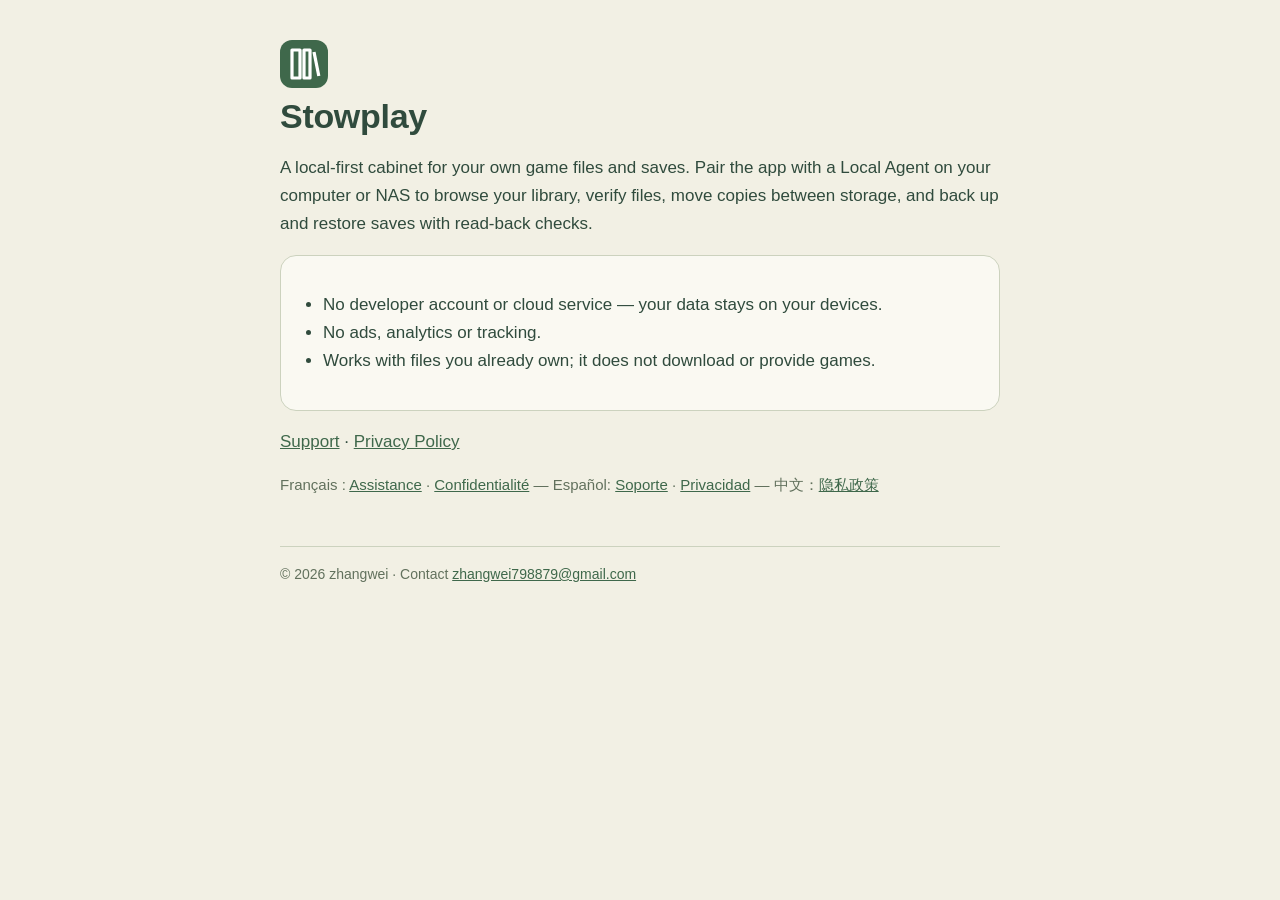
<file: index.html>
<!doctype html>
<html lang="en">
<head>
<meta charset="utf-8">
<meta name="viewport" content="width=device-width,initial-scale=1">
<title>Stowplay</title>
<meta name="description" content="Stowplay: a local-first cabinet for your own game files and saves, working with a Local Agent on your computer or NAS.">
<link rel="stylesheet" href="style.css">
</head>
<body><main>
<header>
<svg width="48" height="48" viewBox="0 0 24 24" aria-hidden="true"><rect width="24" height="24" rx="6" fill="#3F684B"/><path d="M6 5h4v14H6z M12 5h3v14h-3z M17 6l2.4 12" fill="none" stroke="#fff" stroke-width="1.6" stroke-linejoin="round"/></svg>
</header>
<h1>Stowplay</h1>
<p>A local-first cabinet for your own game files and saves. Pair the app with a Local Agent on your computer or NAS to browse your library, verify files, move copies between storage, and back up and restore saves with read-back checks.</p>
<div class="card">
<ul>
<li>No developer account or cloud service — your data stays on your devices.</li>
<li>No ads, analytics or tracking.</li>
<li>Works with files you already own; it does not download or provide games.</li>
</ul>
</div>
<p><a href="support.html">Support</a> · <a href="privacy.html">Privacy Policy</a></p>
<p class="muted">Français : <a href="support-fr.html">Assistance</a> · <a href="privacy-fr.html">Confidentialité</a> — Español: <a href="support-es.html">Soporte</a> · <a href="privacy-es.html">Privacidad</a> — 中文：<a href="privacy-zh.html">隐私政策</a></p>
<footer>© 2026 zhangwei · Contact <a href="mailto:zhangwei798879@gmail.com">zhangwei798879@gmail.com</a></footer>
</main></body>
</html>
</file>
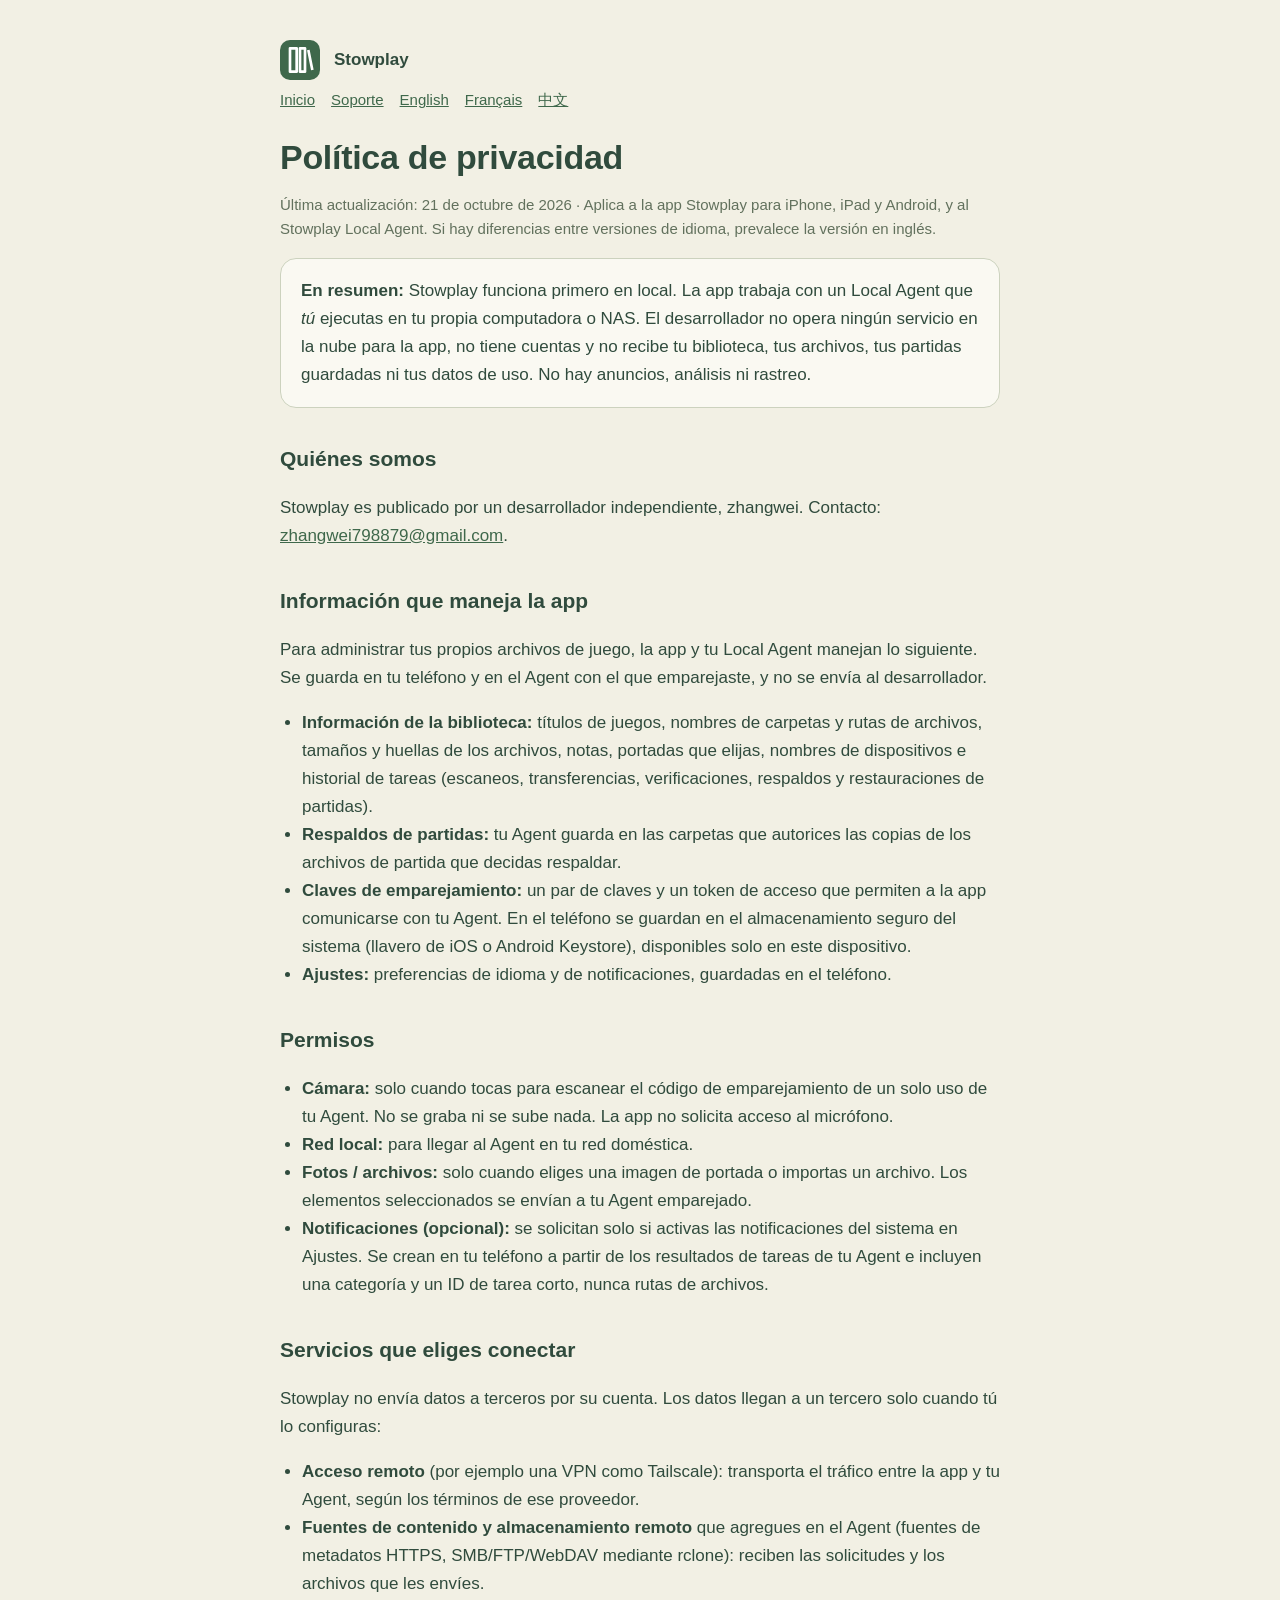
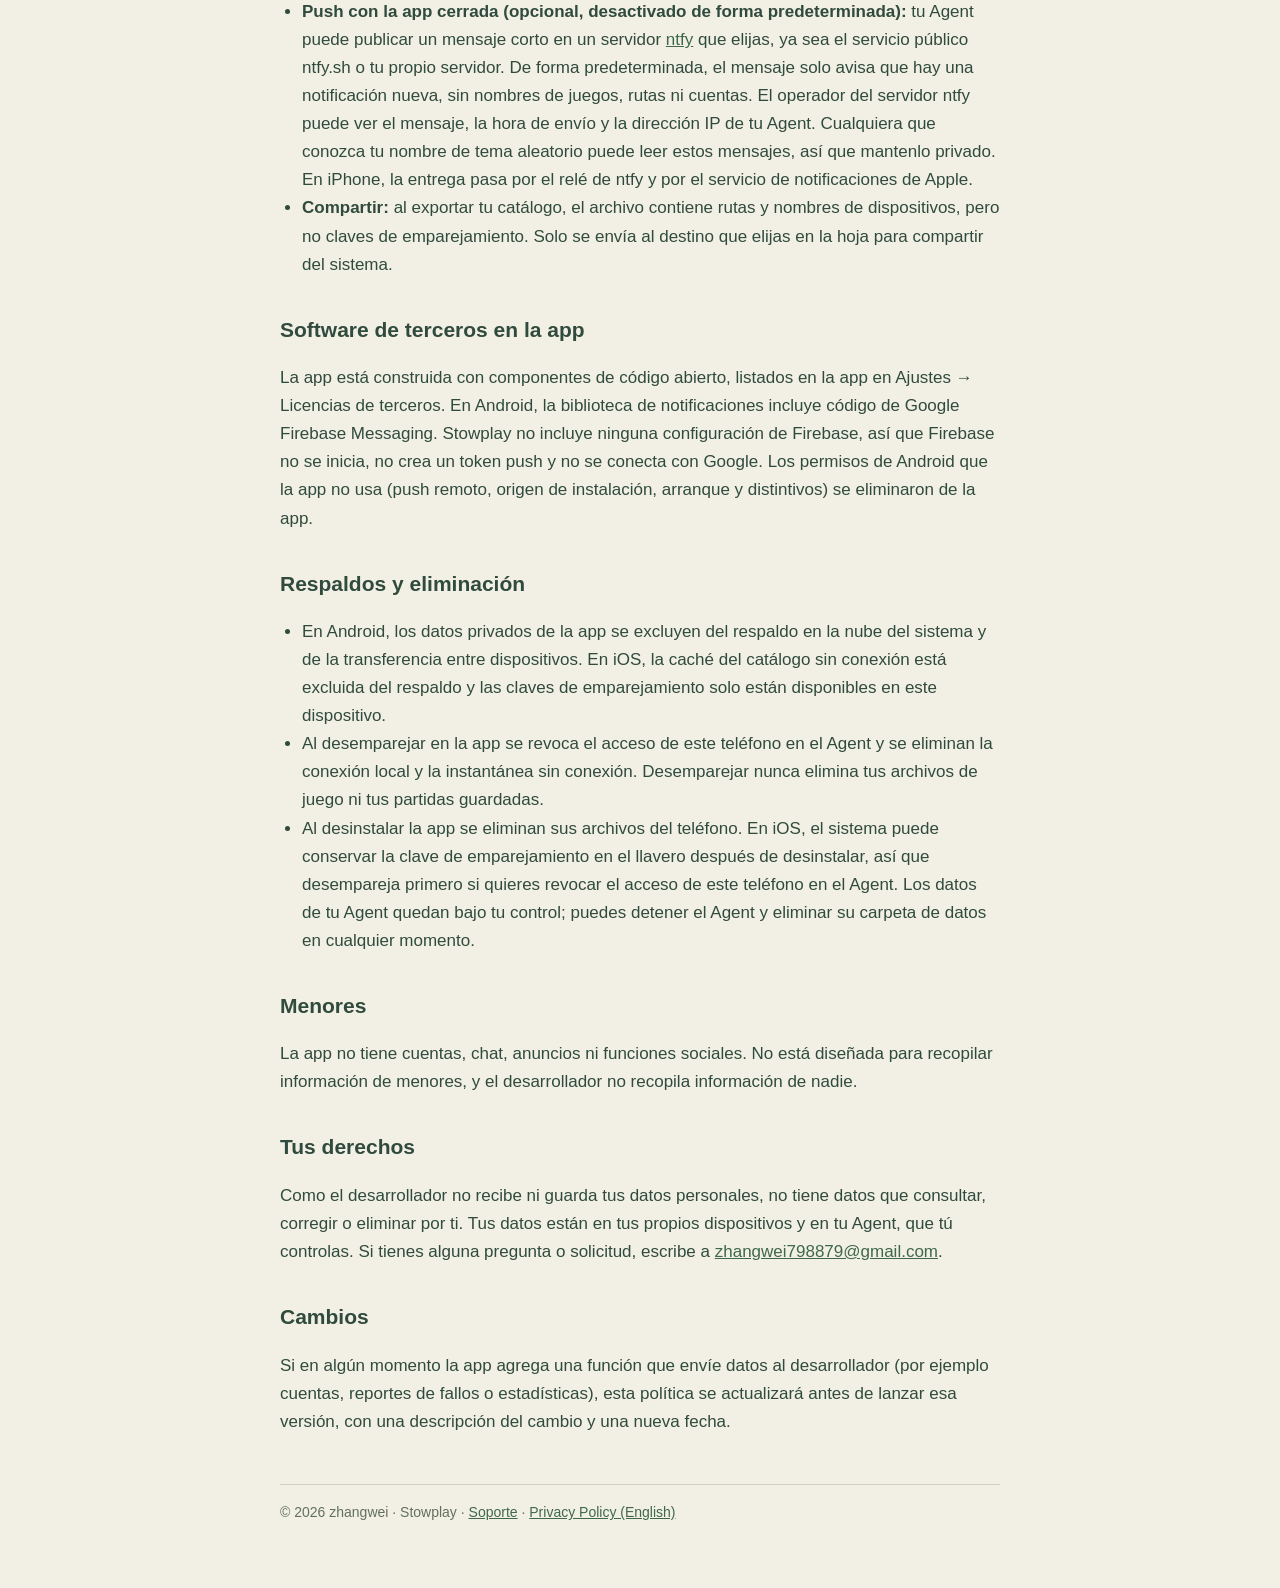
<file: privacy-es.html>
<!doctype html>
<html lang="es-MX">
<head>
<meta charset="utf-8">
<meta name="viewport" content="width=device-width,initial-scale=1">
<title>Stowplay – Política de privacidad</title>
<link rel="stylesheet" href="style.css">
</head>
<body><main>
<header>
<svg width="40" height="40" viewBox="0 0 24 24" aria-hidden="true"><rect width="24" height="24" rx="6" fill="#3F684B"/><path d="M6 5h4v14H6z M12 5h3v14h-3z M17 6l2.4 12" fill="none" stroke="#fff" stroke-width="1.6" stroke-linejoin="round"/></svg>
<div><strong>Stowplay</strong></div>
</header>
<nav class="top"><a href="index.html">Inicio</a><a href="support-es.html">Soporte</a><a href="privacy.html">English</a><a href="privacy-fr.html">Français</a><a href="privacy-zh.html">中文</a></nav>
<h1>Política de privacidad</h1>
<p class="muted">Última actualización: 21 de octubre de 2026 · Aplica a la app Stowplay para iPhone, iPad y Android, y al Stowplay Local Agent. Si hay diferencias entre versiones de idioma, prevalece la versión en inglés.</p>

<div class="card"><strong>En resumen:</strong> Stowplay funciona primero en local. La app trabaja con un Local Agent que <em>tú</em> ejecutas en tu propia computadora o NAS. El desarrollador no opera ningún servicio en la nube para la app, no tiene cuentas y no recibe tu biblioteca, tus archivos, tus partidas guardadas ni tus datos de uso. No hay anuncios, análisis ni rastreo.</div>

<h2>Quiénes somos</h2>
<p>Stowplay es publicado por un desarrollador independiente, zhangwei. Contacto: <a href="mailto:zhangwei798879@gmail.com">zhangwei798879@gmail.com</a>.</p>

<h2>Información que maneja la app</h2>
<p>Para administrar tus propios archivos de juego, la app y tu Local Agent manejan lo siguiente. Se guarda en tu teléfono y en el Agent con el que emparejaste, y no se envía al desarrollador.</p>
<ul>
<li><strong>Información de la biblioteca:</strong> títulos de juegos, nombres de carpetas y rutas de archivos, tamaños y huellas de los archivos, notas, portadas que elijas, nombres de dispositivos e historial de tareas (escaneos, transferencias, verificaciones, respaldos y restauraciones de partidas).</li>
<li><strong>Respaldos de partidas:</strong> tu Agent guarda en las carpetas que autorices las copias de los archivos de partida que decidas respaldar.</li>
<li><strong>Claves de emparejamiento:</strong> un par de claves y un token de acceso que permiten a la app comunicarse con tu Agent. En el teléfono se guardan en el almacenamiento seguro del sistema (llavero de iOS o Android Keystore), disponibles solo en este dispositivo.</li>
<li><strong>Ajustes:</strong> preferencias de idioma y de notificaciones, guardadas en el teléfono.</li>
</ul>

<h2>Permisos</h2>
<ul>
<li><strong>Cámara:</strong> solo cuando tocas para escanear el código de emparejamiento de un solo uso de tu Agent. No se graba ni se sube nada. La app no solicita acceso al micrófono.</li>
<li><strong>Red local:</strong> para llegar al Agent en tu red doméstica.</li>
<li><strong>Fotos / archivos:</strong> solo cuando eliges una imagen de portada o importas un archivo. Los elementos seleccionados se envían a tu Agent emparejado.</li>
<li><strong>Notificaciones (opcional):</strong> se solicitan solo si activas las notificaciones del sistema en Ajustes. Se crean en tu teléfono a partir de los resultados de tareas de tu Agent e incluyen una categoría y un ID de tarea corto, nunca rutas de archivos.</li>
</ul>

<h2>Servicios que eliges conectar</h2>
<p>Stowplay no envía datos a terceros por su cuenta. Los datos llegan a un tercero solo cuando tú lo configuras:</p>
<ul>
<li><strong>Acceso remoto</strong> (por ejemplo una VPN como Tailscale): transporta el tráfico entre la app y tu Agent, según los términos de ese proveedor.</li>
<li><strong>Fuentes de contenido y almacenamiento remoto</strong> que agregues en el Agent (fuentes de metadatos HTTPS, SMB/FTP/WebDAV mediante rclone): reciben las solicitudes y los archivos que les envíes.</li>
<li><strong>Push con la app cerrada (opcional, desactivado de forma predeterminada):</strong> tu Agent puede publicar un mensaje corto en un servidor <a href="https://ntfy.sh">ntfy</a> que elijas, ya sea el servicio público ntfy.sh o tu propio servidor. De forma predeterminada, el mensaje solo avisa que hay una notificación nueva, sin nombres de juegos, rutas ni cuentas. El operador del servidor ntfy puede ver el mensaje, la hora de envío y la dirección IP de tu Agent. Cualquiera que conozca tu nombre de tema aleatorio puede leer estos mensajes, así que mantenlo privado. En iPhone, la entrega pasa por el relé de ntfy y por el servicio de notificaciones de Apple.</li>
<li><strong>Compartir:</strong> al exportar tu catálogo, el archivo contiene rutas y nombres de dispositivos, pero no claves de emparejamiento. Solo se envía al destino que elijas en la hoja para compartir del sistema.</li>
</ul>

<h2>Software de terceros en la app</h2>
<p>La app está construida con componentes de código abierto, listados en la app en Ajustes → Licencias de terceros. En Android, la biblioteca de notificaciones incluye código de Google Firebase Messaging. Stowplay no incluye ninguna configuración de Firebase, así que Firebase no se inicia, no crea un token push y no se conecta con Google. Los permisos de Android que la app no usa (push remoto, origen de instalación, arranque y distintivos) se eliminaron de la app.</p>

<h2>Respaldos y eliminación</h2>
<ul>
<li>En Android, los datos privados de la app se excluyen del respaldo en la nube del sistema y de la transferencia entre dispositivos. En iOS, la caché del catálogo sin conexión está excluida del respaldo y las claves de emparejamiento solo están disponibles en este dispositivo.</li>
<li>Al desemparejar en la app se revoca el acceso de este teléfono en el Agent y se eliminan la conexión local y la instantánea sin conexión. Desemparejar nunca elimina tus archivos de juego ni tus partidas guardadas.</li>
<li>Al desinstalar la app se eliminan sus archivos del teléfono. En iOS, el sistema puede conservar la clave de emparejamiento en el llavero después de desinstalar, así que desempareja primero si quieres revocar el acceso de este teléfono en el Agent. Los datos de tu Agent quedan bajo tu control; puedes detener el Agent y eliminar su carpeta de datos en cualquier momento.</li>
</ul>

<h2>Menores</h2>
<p>La app no tiene cuentas, chat, anuncios ni funciones sociales. No está diseñada para recopilar información de menores, y el desarrollador no recopila información de nadie.</p>

<h2>Tus derechos</h2>
<p>Como el desarrollador no recibe ni guarda tus datos personales, no tiene datos que consultar, corregir o eliminar por ti. Tus datos están en tus propios dispositivos y en tu Agent, que tú controlas. Si tienes alguna pregunta o solicitud, escribe a <a href="mailto:zhangwei798879@gmail.com">zhangwei798879@gmail.com</a>.</p>

<h2>Cambios</h2>
<p>Si en algún momento la app agrega una función que envíe datos al desarrollador (por ejemplo cuentas, reportes de fallos o estadísticas), esta política se actualizará antes de lanzar esa versión, con una descripción del cambio y una nueva fecha.</p>

<footer>© 2026 zhangwei · Stowplay · <a href="support-es.html">Soporte</a> · <a href="privacy.html">Privacy Policy (English)</a></footer>
</main></body>
</html>
</file>
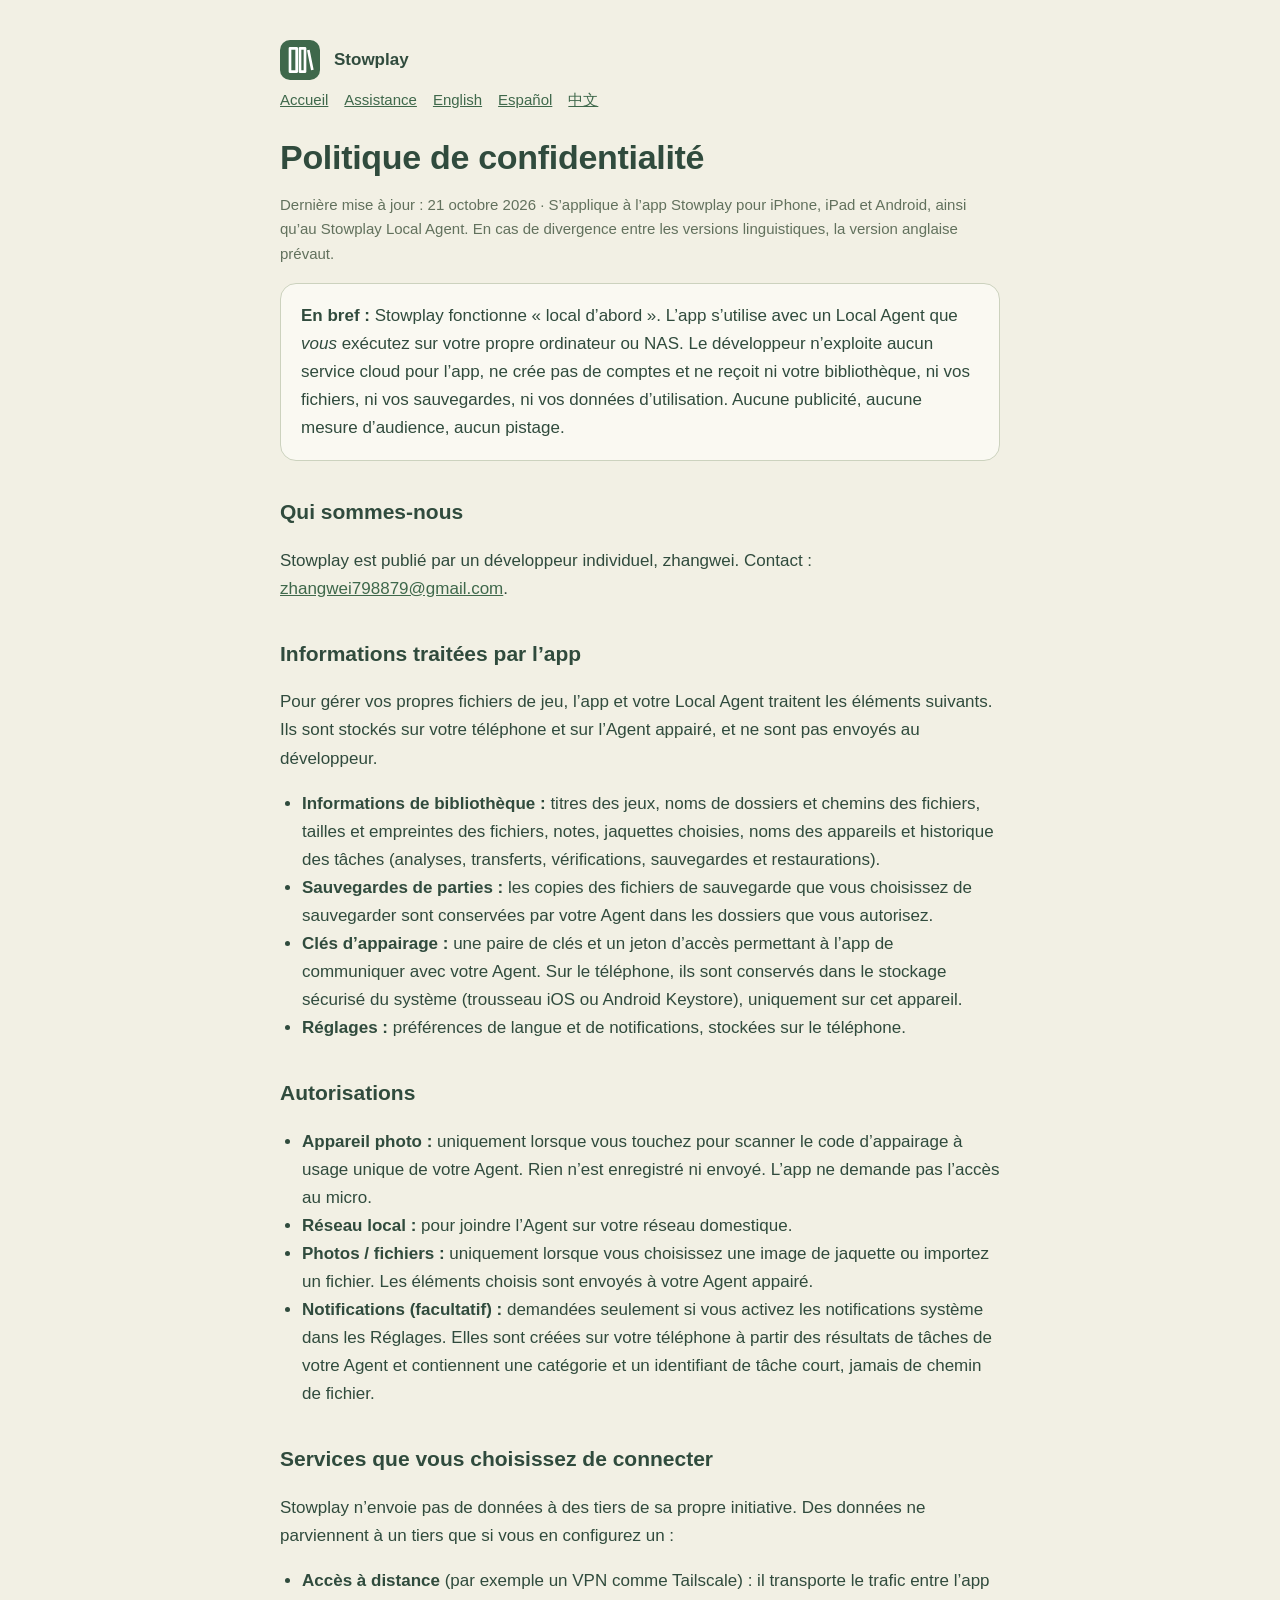
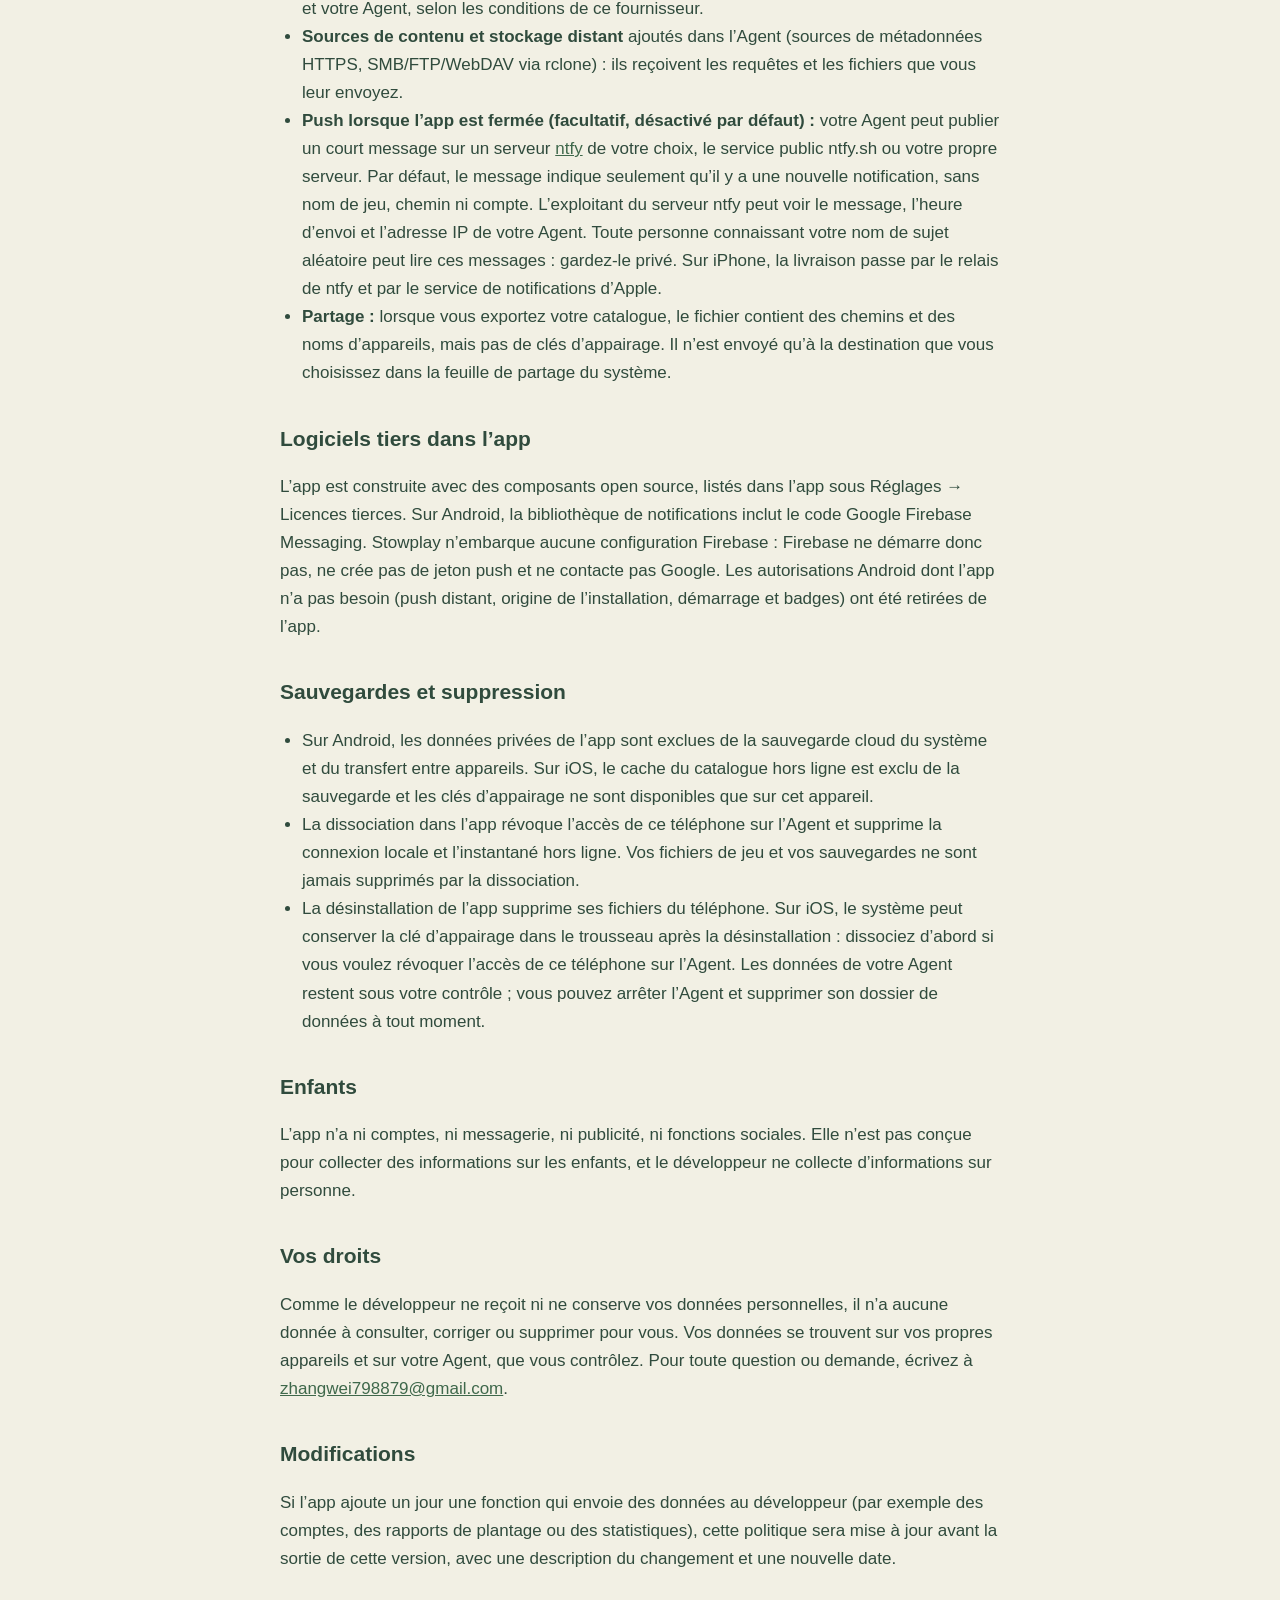
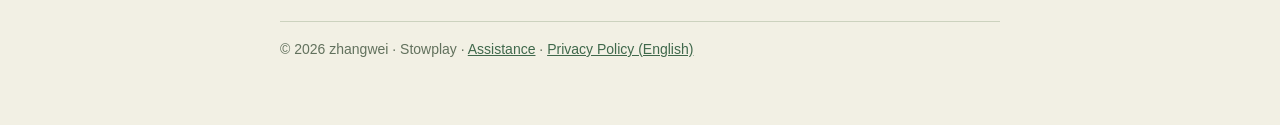
<file: privacy-fr.html>
<!doctype html>
<html lang="fr">
<head>
<meta charset="utf-8">
<meta name="viewport" content="width=device-width,initial-scale=1">
<title>Stowplay – Politique de confidentialité</title>
<link rel="stylesheet" href="style.css">
</head>
<body><main>
<header>
<svg width="40" height="40" viewBox="0 0 24 24" aria-hidden="true"><rect width="24" height="24" rx="6" fill="#3F684B"/><path d="M6 5h4v14H6z M12 5h3v14h-3z M17 6l2.4 12" fill="none" stroke="#fff" stroke-width="1.6" stroke-linejoin="round"/></svg>
<div><strong>Stowplay</strong></div>
</header>
<nav class="top"><a href="index.html">Accueil</a><a href="support-fr.html">Assistance</a><a href="privacy.html">English</a><a href="privacy-es.html">Español</a><a href="privacy-zh.html">中文</a></nav>
<h1>Politique de confidentialité</h1>
<p class="muted">Dernière mise à jour : 21 octobre 2026 · S’applique à l’app Stowplay pour iPhone, iPad et Android, ainsi qu’au Stowplay Local Agent. En cas de divergence entre les versions linguistiques, la version anglaise prévaut.</p>

<div class="card"><strong>En bref :</strong> Stowplay fonctionne « local d’abord ». L’app s’utilise avec un Local Agent que <em>vous</em> exécutez sur votre propre ordinateur ou NAS. Le développeur n’exploite aucun service cloud pour l’app, ne crée pas de comptes et ne reçoit ni votre bibliothèque, ni vos fichiers, ni vos sauvegardes, ni vos données d’utilisation. Aucune publicité, aucune mesure d’audience, aucun pistage.</div>

<h2>Qui sommes-nous</h2>
<p>Stowplay est publié par un développeur individuel, zhangwei. Contact : <a href="mailto:zhangwei798879@gmail.com">zhangwei798879@gmail.com</a>.</p>

<h2>Informations traitées par l’app</h2>
<p>Pour gérer vos propres fichiers de jeu, l’app et votre Local Agent traitent les éléments suivants. Ils sont stockés sur votre téléphone et sur l’Agent appairé, et ne sont pas envoyés au développeur.</p>
<ul>
<li><strong>Informations de bibliothèque :</strong> titres des jeux, noms de dossiers et chemins des fichiers, tailles et empreintes des fichiers, notes, jaquettes choisies, noms des appareils et historique des tâches (analyses, transferts, vérifications, sauvegardes et restaurations).</li>
<li><strong>Sauvegardes de parties :</strong> les copies des fichiers de sauvegarde que vous choisissez de sauvegarder sont conservées par votre Agent dans les dossiers que vous autorisez.</li>
<li><strong>Clés d’appairage :</strong> une paire de clés et un jeton d’accès permettant à l’app de communiquer avec votre Agent. Sur le téléphone, ils sont conservés dans le stockage sécurisé du système (trousseau iOS ou Android Keystore), uniquement sur cet appareil.</li>
<li><strong>Réglages :</strong> préférences de langue et de notifications, stockées sur le téléphone.</li>
</ul>

<h2>Autorisations</h2>
<ul>
<li><strong>Appareil photo :</strong> uniquement lorsque vous touchez pour scanner le code d’appairage à usage unique de votre Agent. Rien n’est enregistré ni envoyé. L’app ne demande pas l’accès au micro.</li>
<li><strong>Réseau local :</strong> pour joindre l’Agent sur votre réseau domestique.</li>
<li><strong>Photos / fichiers :</strong> uniquement lorsque vous choisissez une image de jaquette ou importez un fichier. Les éléments choisis sont envoyés à votre Agent appairé.</li>
<li><strong>Notifications (facultatif) :</strong> demandées seulement si vous activez les notifications système dans les Réglages. Elles sont créées sur votre téléphone à partir des résultats de tâches de votre Agent et contiennent une catégorie et un identifiant de tâche court, jamais de chemin de fichier.</li>
</ul>

<h2>Services que vous choisissez de connecter</h2>
<p>Stowplay n’envoie pas de données à des tiers de sa propre initiative. Des données ne parviennent à un tiers que si vous en configurez un :</p>
<ul>
<li><strong>Accès à distance</strong> (par exemple un VPN comme Tailscale) : il transporte le trafic entre l’app et votre Agent, selon les conditions de ce fournisseur.</li>
<li><strong>Sources de contenu et stockage distant</strong> ajoutés dans l’Agent (sources de métadonnées HTTPS, SMB/FTP/WebDAV via rclone) : ils reçoivent les requêtes et les fichiers que vous leur envoyez.</li>
<li><strong>Push lorsque l’app est fermée (facultatif, désactivé par défaut) :</strong> votre Agent peut publier un court message sur un serveur <a href="https://ntfy.sh">ntfy</a> de votre choix, le service public ntfy.sh ou votre propre serveur. Par défaut, le message indique seulement qu’il y a une nouvelle notification, sans nom de jeu, chemin ni compte. L’exploitant du serveur ntfy peut voir le message, l’heure d’envoi et l’adresse IP de votre Agent. Toute personne connaissant votre nom de sujet aléatoire peut lire ces messages : gardez-le privé. Sur iPhone, la livraison passe par le relais de ntfy et par le service de notifications d’Apple.</li>
<li><strong>Partage :</strong> lorsque vous exportez votre catalogue, le fichier contient des chemins et des noms d’appareils, mais pas de clés d’appairage. Il n’est envoyé qu’à la destination que vous choisissez dans la feuille de partage du système.</li>
</ul>

<h2>Logiciels tiers dans l’app</h2>
<p>L’app est construite avec des composants open source, listés dans l’app sous Réglages → Licences tierces. Sur Android, la bibliothèque de notifications inclut le code Google Firebase Messaging. Stowplay n’embarque aucune configuration Firebase : Firebase ne démarre donc pas, ne crée pas de jeton push et ne contacte pas Google. Les autorisations Android dont l’app n’a pas besoin (push distant, origine de l’installation, démarrage et badges) ont été retirées de l’app.</p>

<h2>Sauvegardes et suppression</h2>
<ul>
<li>Sur Android, les données privées de l’app sont exclues de la sauvegarde cloud du système et du transfert entre appareils. Sur iOS, le cache du catalogue hors ligne est exclu de la sauvegarde et les clés d’appairage ne sont disponibles que sur cet appareil.</li>
<li>La dissociation dans l’app révoque l’accès de ce téléphone sur l’Agent et supprime la connexion locale et l’instantané hors ligne. Vos fichiers de jeu et vos sauvegardes ne sont jamais supprimés par la dissociation.</li>
<li>La désinstallation de l’app supprime ses fichiers du téléphone. Sur iOS, le système peut conserver la clé d’appairage dans le trousseau après la désinstallation : dissociez d’abord si vous voulez révoquer l’accès de ce téléphone sur l’Agent. Les données de votre Agent restent sous votre contrôle ; vous pouvez arrêter l’Agent et supprimer son dossier de données à tout moment.</li>
</ul>

<h2>Enfants</h2>
<p>L’app n’a ni comptes, ni messagerie, ni publicité, ni fonctions sociales. Elle n’est pas conçue pour collecter des informations sur les enfants, et le développeur ne collecte d’informations sur personne.</p>

<h2>Vos droits</h2>
<p>Comme le développeur ne reçoit ni ne conserve vos données personnelles, il n’a aucune donnée à consulter, corriger ou supprimer pour vous. Vos données se trouvent sur vos propres appareils et sur votre Agent, que vous contrôlez. Pour toute question ou demande, écrivez à <a href="mailto:zhangwei798879@gmail.com">zhangwei798879@gmail.com</a>.</p>

<h2>Modifications</h2>
<p>Si l’app ajoute un jour une fonction qui envoie des données au développeur (par exemple des comptes, des rapports de plantage ou des statistiques), cette politique sera mise à jour avant la sortie de cette version, avec une description du changement et une nouvelle date.</p>

<footer>© 2026 zhangwei · Stowplay · <a href="support-fr.html">Assistance</a> · <a href="privacy.html">Privacy Policy (English)</a></footer>
</main></body>
</html>
</file>
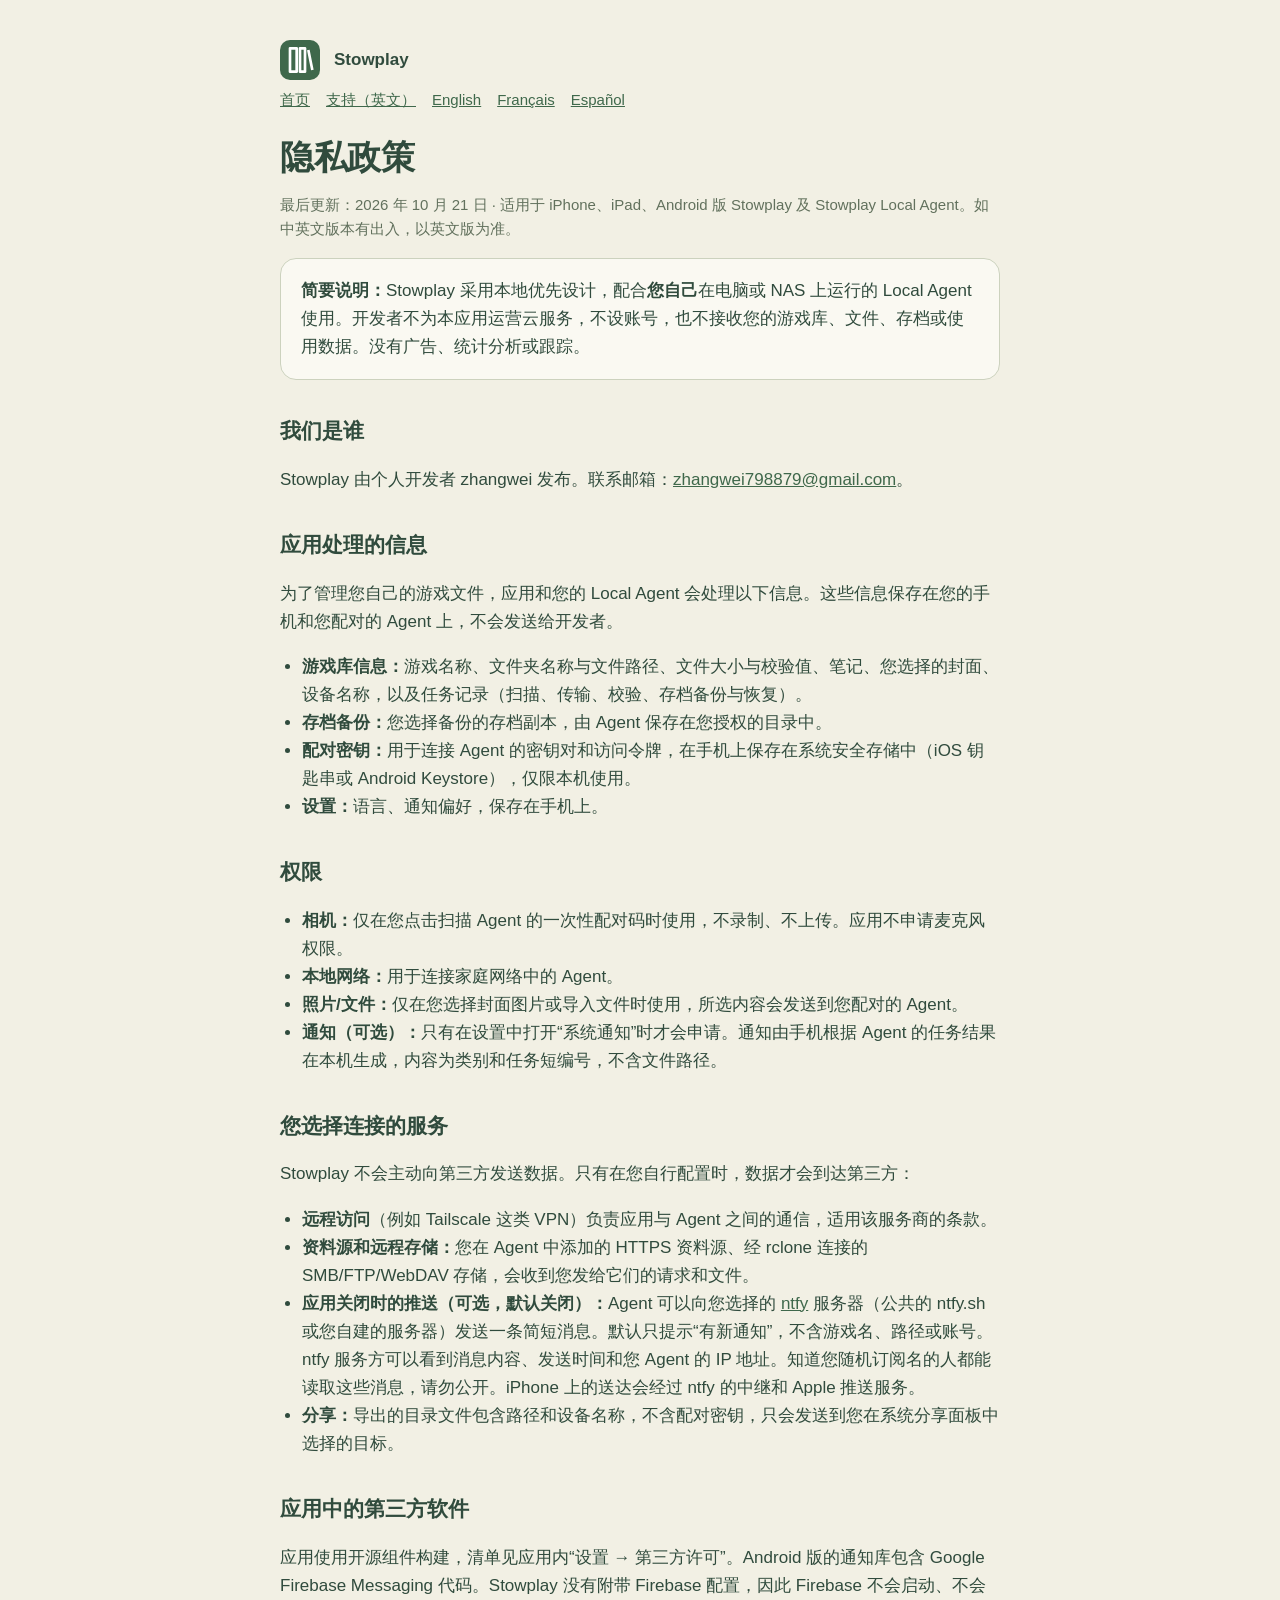
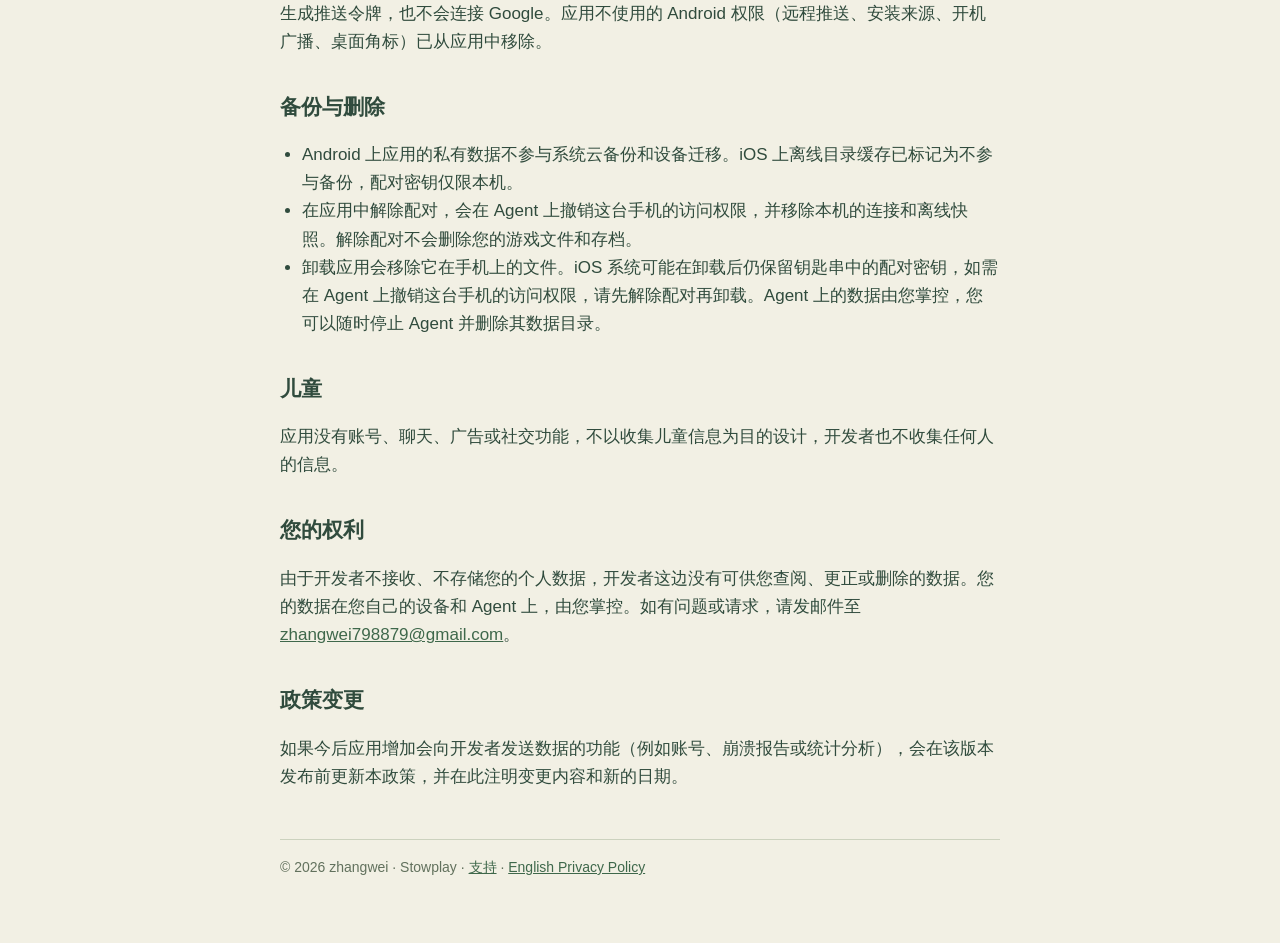
<file: privacy-zh.html>
<!doctype html>
<html lang="zh-CN">
<head>
<meta charset="utf-8">
<meta name="viewport" content="width=device-width,initial-scale=1">
<title>Stowplay 隐私政策</title>
<link rel="stylesheet" href="style.css">
</head>
<body><main>
<header>
<svg width="40" height="40" viewBox="0 0 24 24" aria-hidden="true"><rect width="24" height="24" rx="6" fill="#3F684B"/><path d="M6 5h4v14H6z M12 5h3v14h-3z M17 6l2.4 12" fill="none" stroke="#fff" stroke-width="1.6" stroke-linejoin="round"/></svg>
<div><strong>Stowplay</strong></div>
</header>
<nav class="top"><a href="index.html">首页</a><a href="support.html">支持（英文）</a><a href="privacy.html">English</a><a href="privacy-fr.html">Français</a><a href="privacy-es.html">Español</a></nav>
<h1>隐私政策</h1>
<p class="muted">最后更新：2026 年 10 月 21 日 · 适用于 iPhone、iPad、Android 版 Stowplay 及 Stowplay Local Agent。如中英文版本有出入，以英文版为准。</p>

<div class="card"><strong>简要说明：</strong>Stowplay 采用本地优先设计，配合<strong>您自己</strong>在电脑或 NAS 上运行的 Local Agent 使用。开发者不为本应用运营云服务，不设账号，也不接收您的游戏库、文件、存档或使用数据。没有广告、统计分析或跟踪。</div>

<h2>我们是谁</h2>
<p>Stowplay 由个人开发者 zhangwei 发布。联系邮箱：<a href="mailto:zhangwei798879@gmail.com">zhangwei798879@gmail.com</a>。</p>

<h2>应用处理的信息</h2>
<p>为了管理您自己的游戏文件，应用和您的 Local Agent 会处理以下信息。这些信息保存在您的手机和您配对的 Agent 上，不会发送给开发者。</p>
<ul>
<li><strong>游戏库信息：</strong>游戏名称、文件夹名称与文件路径、文件大小与校验值、笔记、您选择的封面、设备名称，以及任务记录（扫描、传输、校验、存档备份与恢复）。</li>
<li><strong>存档备份：</strong>您选择备份的存档副本，由 Agent 保存在您授权的目录中。</li>
<li><strong>配对密钥：</strong>用于连接 Agent 的密钥对和访问令牌，在手机上保存在系统安全存储中（iOS 钥匙串或 Android Keystore），仅限本机使用。</li>
<li><strong>设置：</strong>语言、通知偏好，保存在手机上。</li>
</ul>

<h2>权限</h2>
<ul>
<li><strong>相机：</strong>仅在您点击扫描 Agent 的一次性配对码时使用，不录制、不上传。应用不申请麦克风权限。</li>
<li><strong>本地网络：</strong>用于连接家庭网络中的 Agent。</li>
<li><strong>照片/文件：</strong>仅在您选择封面图片或导入文件时使用，所选内容会发送到您配对的 Agent。</li>
<li><strong>通知（可选）：</strong>只有在设置中打开“系统通知”时才会申请。通知由手机根据 Agent 的任务结果在本机生成，内容为类别和任务短编号，不含文件路径。</li>
</ul>

<h2>您选择连接的服务</h2>
<p>Stowplay 不会主动向第三方发送数据。只有在您自行配置时，数据才会到达第三方：</p>
<ul>
<li><strong>远程访问</strong>（例如 Tailscale 这类 VPN）负责应用与 Agent 之间的通信，适用该服务商的条款。</li>
<li><strong>资料源和远程存储：</strong>您在 Agent 中添加的 HTTPS 资料源、经 rclone 连接的 SMB/FTP/WebDAV 存储，会收到您发给它们的请求和文件。</li>
<li><strong>应用关闭时的推送（可选，默认关闭）：</strong>Agent 可以向您选择的 <a href="https://ntfy.sh">ntfy</a> 服务器（公共的 ntfy.sh 或您自建的服务器）发送一条简短消息。默认只提示“有新通知”，不含游戏名、路径或账号。ntfy 服务方可以看到消息内容、发送时间和您 Agent 的 IP 地址。知道您随机订阅名的人都能读取这些消息，请勿公开。iPhone 上的送达会经过 ntfy 的中继和 Apple 推送服务。</li>
<li><strong>分享：</strong>导出的目录文件包含路径和设备名称，不含配对密钥，只会发送到您在系统分享面板中选择的目标。</li>
</ul>

<h2>应用中的第三方软件</h2>
<p>应用使用开源组件构建，清单见应用内“设置 → 第三方许可”。Android 版的通知库包含 Google Firebase Messaging 代码。Stowplay 没有附带 Firebase 配置，因此 Firebase 不会启动、不会生成推送令牌，也不会连接 Google。应用不使用的 Android 权限（远程推送、安装来源、开机广播、桌面角标）已从应用中移除。</p>

<h2>备份与删除</h2>
<ul>
<li>Android 上应用的私有数据不参与系统云备份和设备迁移。iOS 上离线目录缓存已标记为不参与备份，配对密钥仅限本机。</li>
<li>在应用中解除配对，会在 Agent 上撤销这台手机的访问权限，并移除本机的连接和离线快照。解除配对不会删除您的游戏文件和存档。</li>
<li>卸载应用会移除它在手机上的文件。iOS 系统可能在卸载后仍保留钥匙串中的配对密钥，如需在 Agent 上撤销这台手机的访问权限，请先解除配对再卸载。Agent 上的数据由您掌控，您可以随时停止 Agent 并删除其数据目录。</li>
</ul>

<h2>儿童</h2>
<p>应用没有账号、聊天、广告或社交功能，不以收集儿童信息为目的设计，开发者也不收集任何人的信息。</p>

<h2>您的权利</h2>
<p>由于开发者不接收、不存储您的个人数据，开发者这边没有可供您查阅、更正或删除的数据。您的数据在您自己的设备和 Agent 上，由您掌控。如有问题或请求，请发邮件至 <a href="mailto:zhangwei798879@gmail.com">zhangwei798879@gmail.com</a>。</p>

<h2>政策变更</h2>
<p>如果今后应用增加会向开发者发送数据的功能（例如账号、崩溃报告或统计分析），会在该版本发布前更新本政策，并在此注明变更内容和新的日期。</p>

<footer>© 2026 zhangwei · Stowplay · <a href="support.html">支持</a> · <a href="privacy.html">English Privacy Policy</a></footer>
</main></body>
</html>
</file>
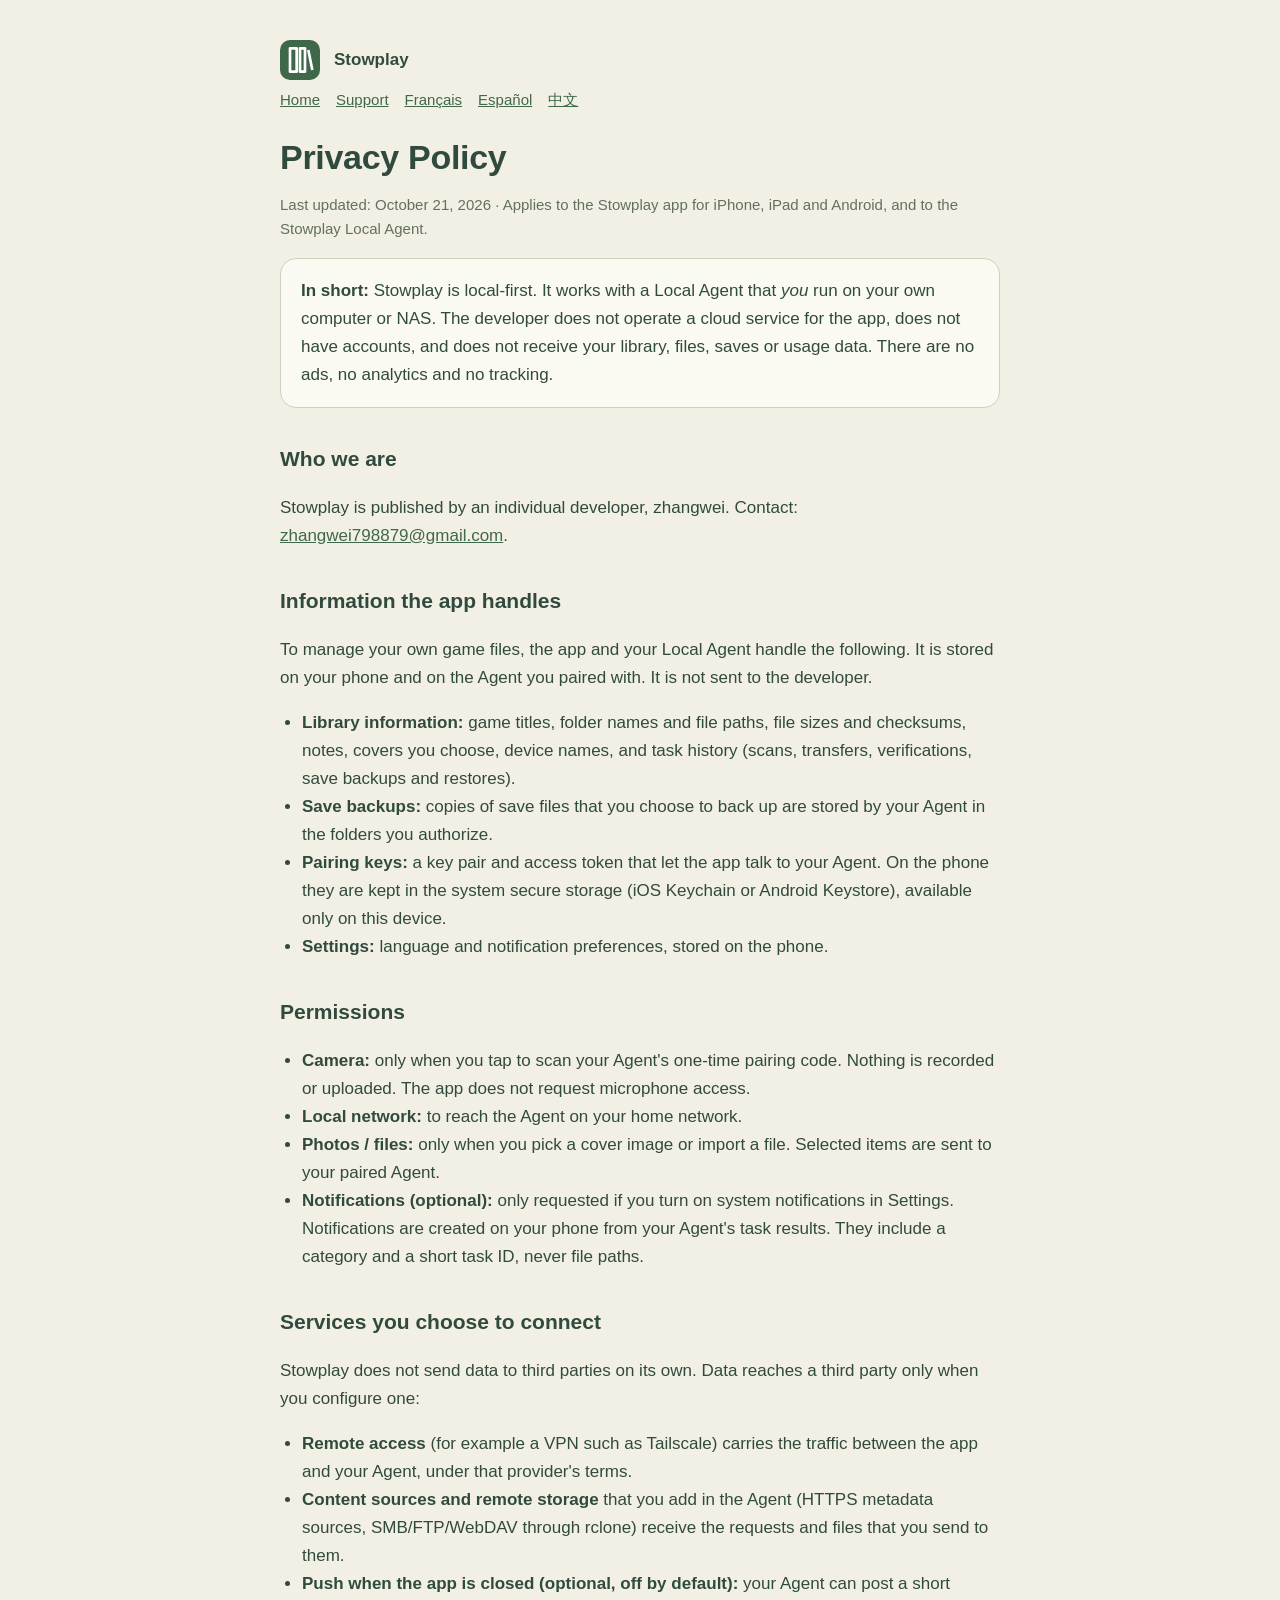
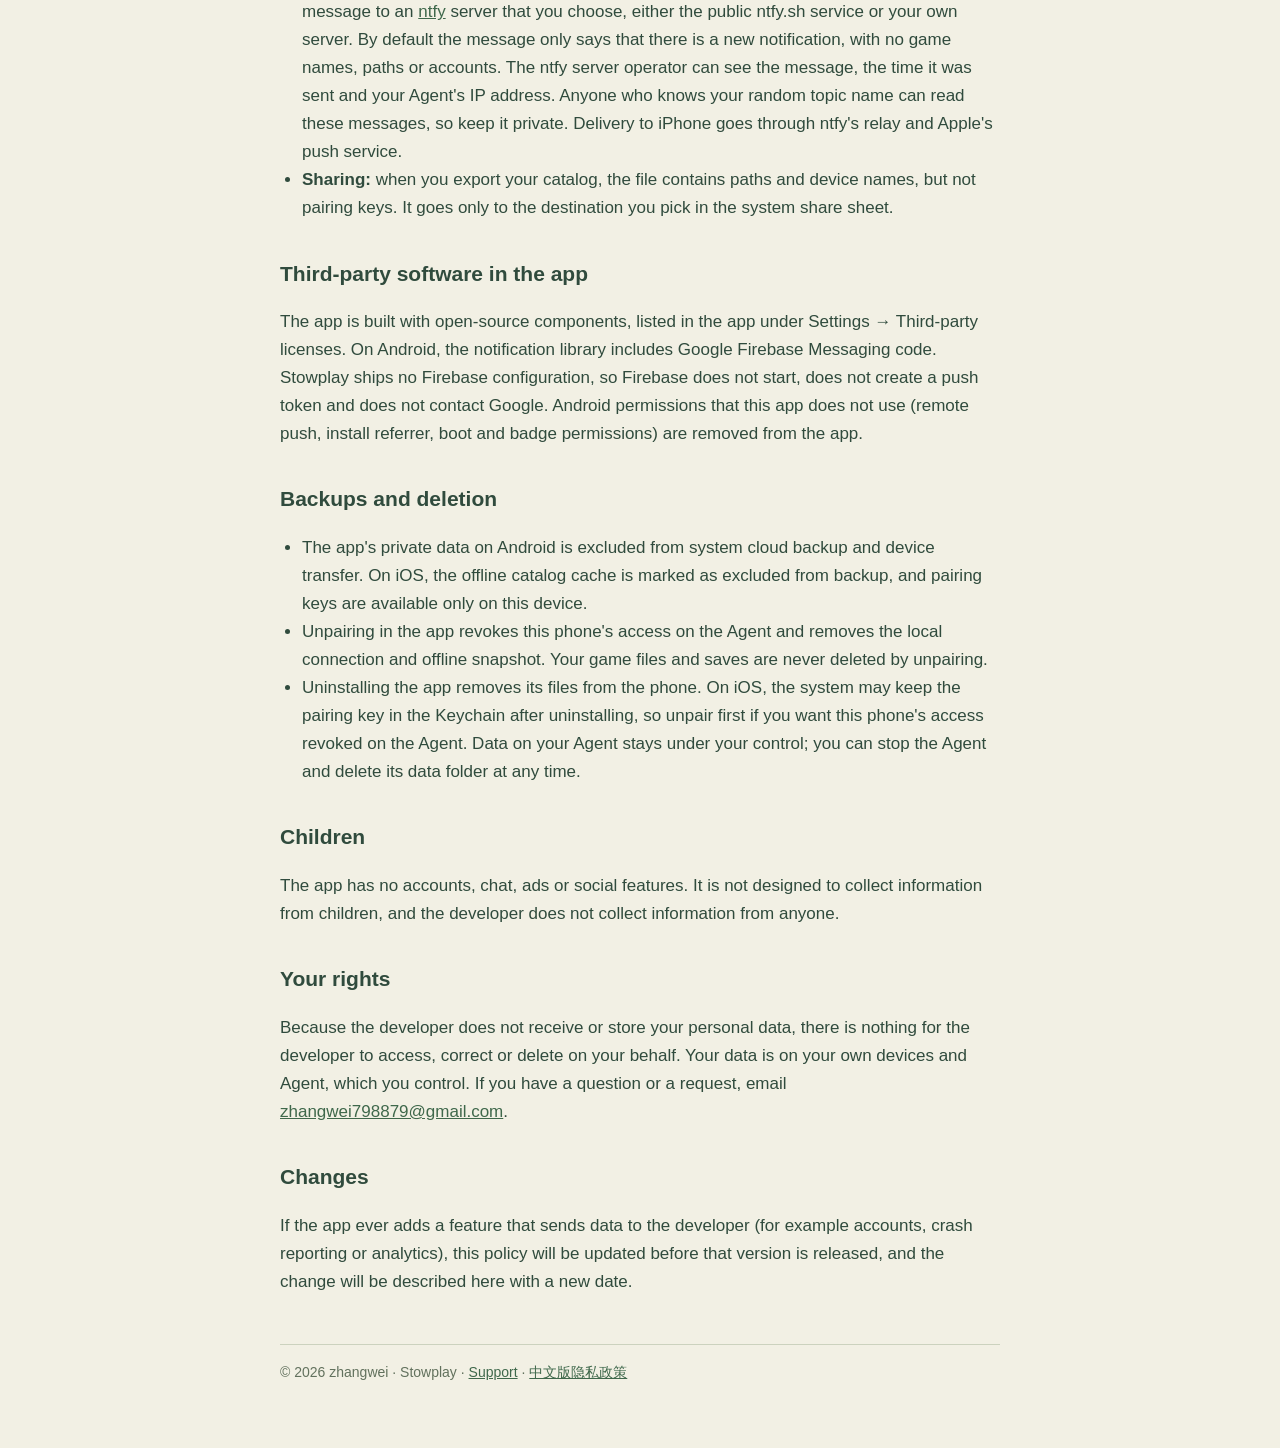
<file: privacy.html>
<!doctype html>
<html lang="en">
<head>
<meta charset="utf-8">
<meta name="viewport" content="width=device-width,initial-scale=1">
<title>Stowplay Privacy Policy</title>
<link rel="stylesheet" href="style.css">
</head>
<body><main>
<header>
<svg width="40" height="40" viewBox="0 0 24 24" aria-hidden="true"><rect width="24" height="24" rx="6" fill="#3F684B"/><path d="M6 5h4v14H6z M12 5h3v14h-3z M17 6l2.4 12" fill="none" stroke="#fff" stroke-width="1.6" stroke-linejoin="round"/></svg>
<div><strong>Stowplay</strong></div>
</header>
<nav class="top"><a href="index.html">Home</a><a href="support.html">Support</a><a href="privacy-fr.html">Français</a><a href="privacy-es.html">Español</a><a href="privacy-zh.html">中文</a></nav>
<h1>Privacy Policy</h1>
<p class="muted">Last updated: October 21, 2026 · Applies to the Stowplay app for iPhone, iPad and Android, and to the Stowplay Local Agent.</p>

<div class="card"><strong>In short:</strong> Stowplay is local-first. It works with a Local Agent that <em>you</em> run on your own computer or NAS. The developer does not operate a cloud service for the app, does not have accounts, and does not receive your library, files, saves or usage data. There are no ads, no analytics and no tracking.</div>

<h2>Who we are</h2>
<p>Stowplay is published by an individual developer, zhangwei. Contact: <a href="mailto:zhangwei798879@gmail.com">zhangwei798879@gmail.com</a>.</p>

<h2>Information the app handles</h2>
<p>To manage your own game files, the app and your Local Agent handle the following. It is stored on your phone and on the Agent you paired with. It is not sent to the developer.</p>
<ul>
<li><strong>Library information:</strong> game titles, folder names and file paths, file sizes and checksums, notes, covers you choose, device names, and task history (scans, transfers, verifications, save backups and restores).</li>
<li><strong>Save backups:</strong> copies of save files that you choose to back up are stored by your Agent in the folders you authorize.</li>
<li><strong>Pairing keys:</strong> a key pair and access token that let the app talk to your Agent. On the phone they are kept in the system secure storage (iOS Keychain or Android Keystore), available only on this device.</li>
<li><strong>Settings:</strong> language and notification preferences, stored on the phone.</li>
</ul>

<h2>Permissions</h2>
<ul>
<li><strong>Camera:</strong> only when you tap to scan your Agent's one-time pairing code. Nothing is recorded or uploaded. The app does not request microphone access.</li>
<li><strong>Local network:</strong> to reach the Agent on your home network.</li>
<li><strong>Photos / files:</strong> only when you pick a cover image or import a file. Selected items are sent to your paired Agent.</li>
<li><strong>Notifications (optional):</strong> only requested if you turn on system notifications in Settings. Notifications are created on your phone from your Agent's task results. They include a category and a short task ID, never file paths.</li>
</ul>

<h2>Services you choose to connect</h2>
<p>Stowplay does not send data to third parties on its own. Data reaches a third party only when you configure one:</p>
<ul>
<li><strong>Remote access</strong> (for example a VPN such as Tailscale) carries the traffic between the app and your Agent, under that provider's terms.</li>
<li><strong>Content sources and remote storage</strong> that you add in the Agent (HTTPS metadata sources, SMB/FTP/WebDAV through rclone) receive the requests and files that you send to them.</li>
<li><strong>Push when the app is closed (optional, off by default):</strong> your Agent can post a short message to an <a href="https://ntfy.sh">ntfy</a> server that you choose, either the public ntfy.sh service or your own server. By default the message only says that there is a new notification, with no game names, paths or accounts. The ntfy server operator can see the message, the time it was sent and your Agent's IP address. Anyone who knows your random topic name can read these messages, so keep it private. Delivery to iPhone goes through ntfy's relay and Apple's push service.</li>
<li><strong>Sharing:</strong> when you export your catalog, the file contains paths and device names, but not pairing keys. It goes only to the destination you pick in the system share sheet.</li>
</ul>

<h2>Third-party software in the app</h2>
<p>The app is built with open-source components, listed in the app under Settings → Third-party licenses. On Android, the notification library includes Google Firebase Messaging code. Stowplay ships no Firebase configuration, so Firebase does not start, does not create a push token and does not contact Google. Android permissions that this app does not use (remote push, install referrer, boot and badge permissions) are removed from the app.</p>

<h2>Backups and deletion</h2>
<ul>
<li>The app's private data on Android is excluded from system cloud backup and device transfer. On iOS, the offline catalog cache is marked as excluded from backup, and pairing keys are available only on this device.</li>
<li>Unpairing in the app revokes this phone's access on the Agent and removes the local connection and offline snapshot. Your game files and saves are never deleted by unpairing.</li>
<li>Uninstalling the app removes its files from the phone. On iOS, the system may keep the pairing key in the Keychain after uninstalling, so unpair first if you want this phone's access revoked on the Agent. Data on your Agent stays under your control; you can stop the Agent and delete its data folder at any time.</li>
</ul>

<h2>Children</h2>
<p>The app has no accounts, chat, ads or social features. It is not designed to collect information from children, and the developer does not collect information from anyone.</p>

<h2>Your rights</h2>
<p>Because the developer does not receive or store your personal data, there is nothing for the developer to access, correct or delete on your behalf. Your data is on your own devices and Agent, which you control. If you have a question or a request, email <a href="mailto:zhangwei798879@gmail.com">zhangwei798879@gmail.com</a>.</p>

<h2>Changes</h2>
<p>If the app ever adds a feature that sends data to the developer (for example accounts, crash reporting or analytics), this policy will be updated before that version is released, and the change will be described here with a new date.</p>

<footer>© 2026 zhangwei · Stowplay · <a href="support.html">Support</a> · <a href="privacy-zh.html">中文版隐私政策</a></footer>
</main></body>
</html>
</file>
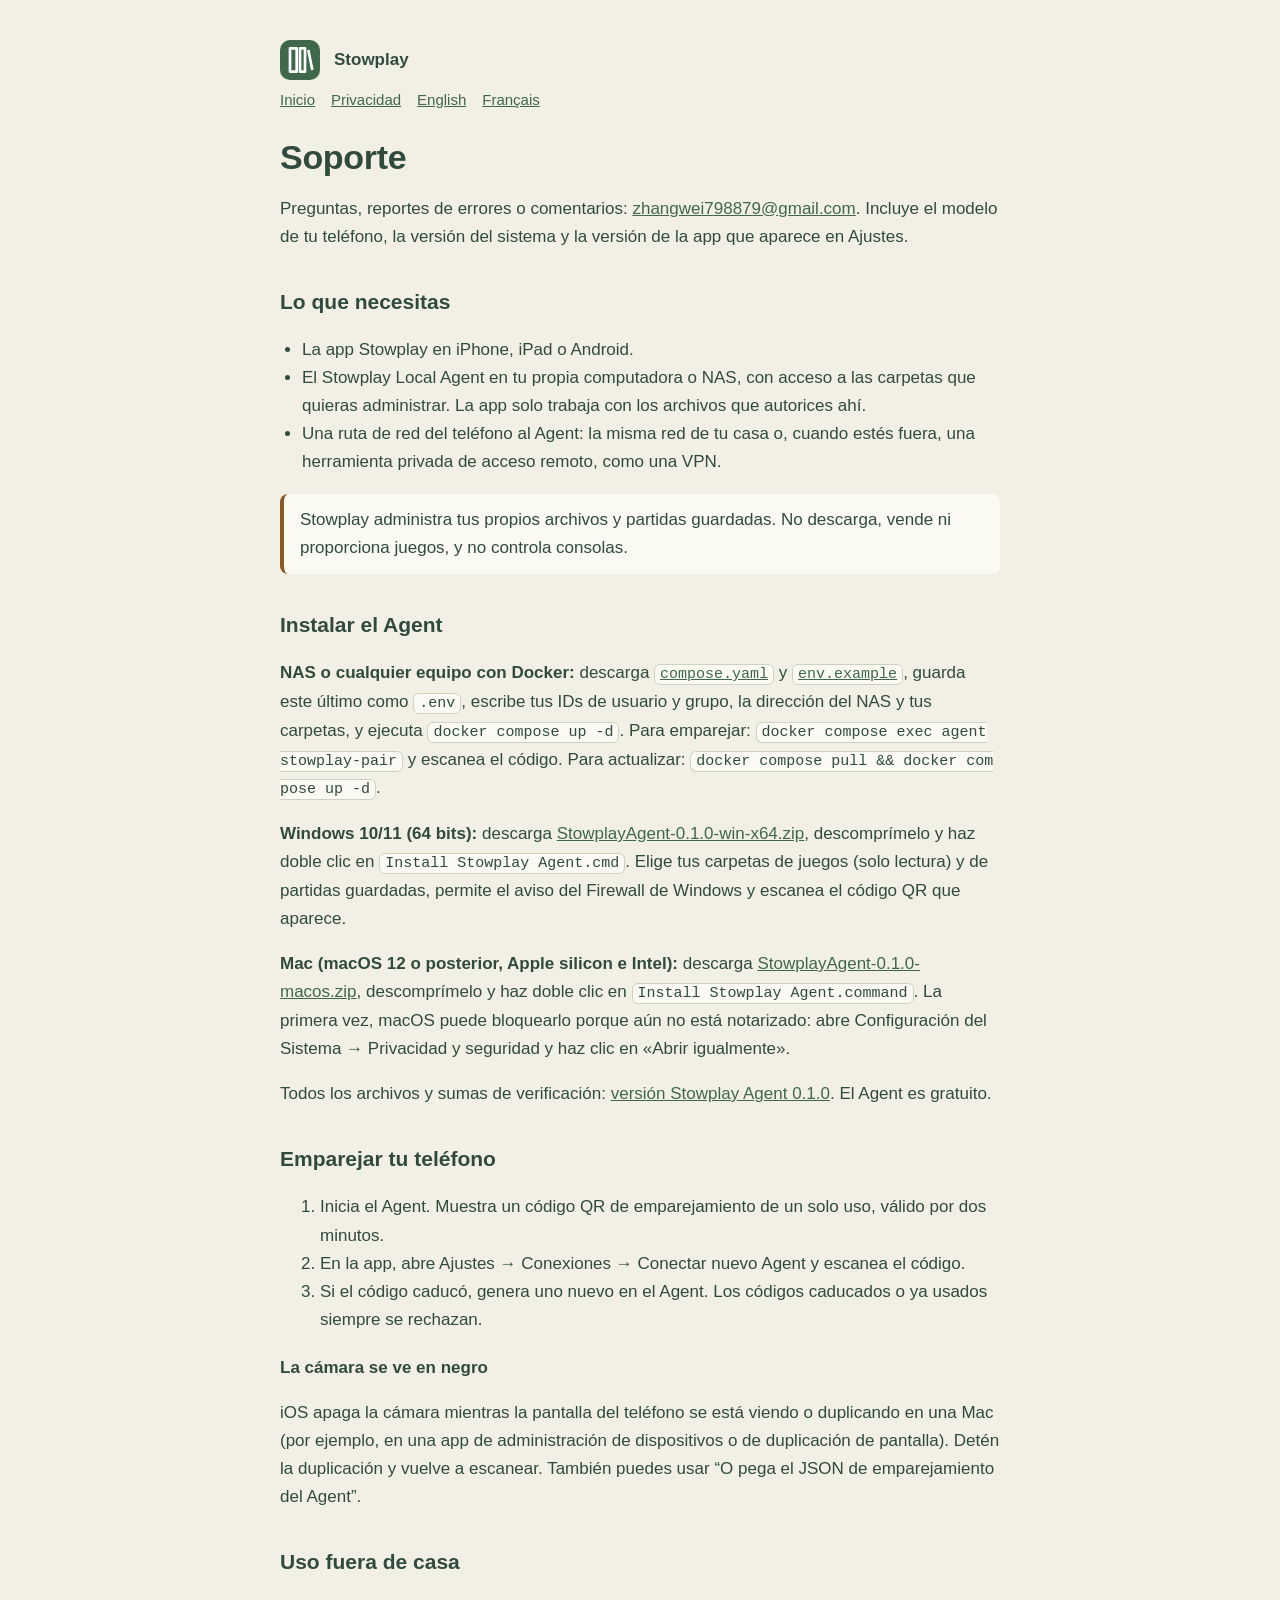
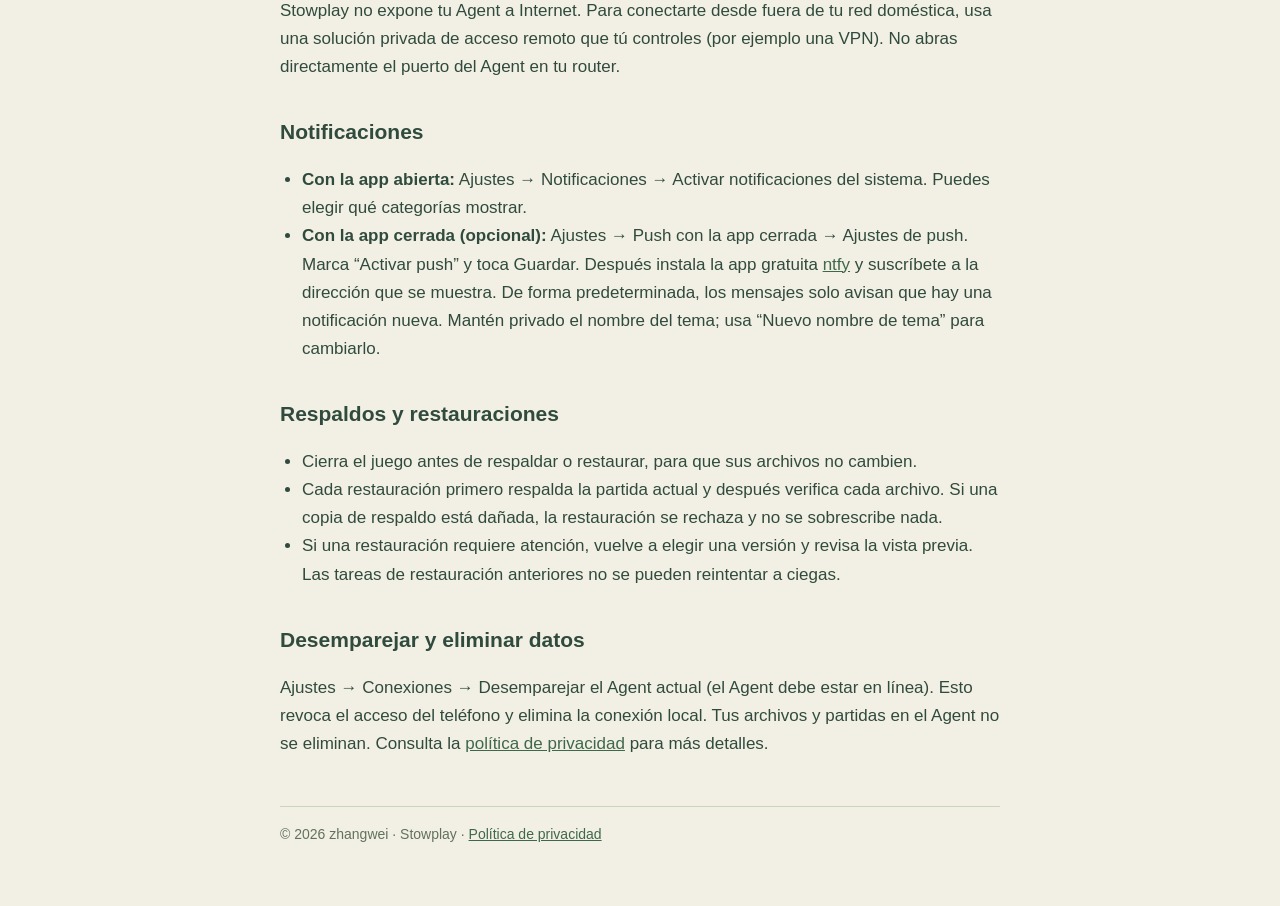
<file: support-es.html>
<!doctype html>
<html lang="es-MX">
<head>
<meta charset="utf-8">
<meta name="viewport" content="width=device-width,initial-scale=1">
<title>Stowplay – Soporte</title>
<link rel="stylesheet" href="style.css">
</head>
<body><main>
<header>
<svg width="40" height="40" viewBox="0 0 24 24" aria-hidden="true"><rect width="24" height="24" rx="6" fill="#3F684B"/><path d="M6 5h4v14H6z M12 5h3v14h-3z M17 6l2.4 12" fill="none" stroke="#fff" stroke-width="1.6" stroke-linejoin="round"/></svg>
<div><strong>Stowplay</strong></div>
</header>
<nav class="top"><a href="index.html">Inicio</a><a href="privacy-es.html">Privacidad</a><a href="support.html">English</a><a href="support-fr.html">Français</a></nav>
<h1>Soporte</h1>
<p>Preguntas, reportes de errores o comentarios: <a href="mailto:zhangwei798879@gmail.com">zhangwei798879@gmail.com</a>. Incluye el modelo de tu teléfono, la versión del sistema y la versión de la app que aparece en Ajustes.</p>

<h2>Lo que necesitas</h2>
<ul>
<li>La app Stowplay en iPhone, iPad o Android.</li>
<li>El Stowplay Local Agent en tu propia computadora o NAS, con acceso a las carpetas que quieras administrar. La app solo trabaja con los archivos que autorices ahí.</li>
<li>Una ruta de red del teléfono al Agent: la misma red de tu casa o, cuando estés fuera, una herramienta privada de acceso remoto, como una VPN.</li>
</ul>
<p class="note">Stowplay administra tus propios archivos y partidas guardadas. No descarga, vende ni proporciona juegos, y no controla consolas.</p>

<h2 id="install">Instalar el Agent</h2>
<p><strong>NAS o cualquier equipo con Docker:</strong> descarga <a href="https://github.com/zhangwei798879/stowplay/releases/download/agent-v0.1.0/compose.yaml"><code>compose.yaml</code></a> y <a href="https://github.com/zhangwei798879/stowplay/releases/download/agent-v0.1.0/env.example"><code>env.example</code></a>, guarda este último como <code>.env</code>, escribe tus IDs de usuario y grupo, la dirección del NAS y tus carpetas, y ejecuta <code>docker compose up -d</code>. Para emparejar: <code>docker compose exec agent stowplay-pair</code> y escanea el código. Para actualizar: <code>docker compose pull &amp;&amp; docker compose up -d</code>.</p>
<p><strong>Windows 10/11 (64 bits):</strong> descarga <a href="https://github.com/zhangwei798879/stowplay/releases/download/agent-v0.1.0/StowplayAgent-0.1.0-win-x64.zip">StowplayAgent-0.1.0-win-x64.zip</a>, descomprímelo y haz doble clic en <code>Install Stowplay Agent.cmd</code>. Elige tus carpetas de juegos (solo lectura) y de partidas guardadas, permite el aviso del Firewall de Windows y escanea el código QR que aparece.</p>
<p><strong>Mac (macOS 12 o posterior, Apple silicon e Intel):</strong> descarga <a href="https://github.com/zhangwei798879/stowplay/releases/download/agent-v0.1.0/StowplayAgent-0.1.0-macos.zip">StowplayAgent-0.1.0-macos.zip</a>, descomprímelo y haz doble clic en <code>Install Stowplay Agent.command</code>. La primera vez, macOS puede bloquearlo porque aún no está notarizado: abre Configuración del Sistema → Privacidad y seguridad y haz clic en «Abrir igualmente».</p>
<p>Todos los archivos y sumas de verificación: <a href="https://github.com/zhangwei798879/stowplay/releases/tag/agent-v0.1.0">versión Stowplay Agent 0.1.0</a>. El Agent es gratuito.</p>

<h2>Emparejar tu teléfono</h2>
<ol>
<li>Inicia el Agent. Muestra un código QR de emparejamiento de un solo uso, válido por dos minutos.</li>
<li>En la app, abre Ajustes → Conexiones → Conectar nuevo Agent y escanea el código.</li>
<li>Si el código caducó, genera uno nuevo en el Agent. Los códigos caducados o ya usados siempre se rechazan.</li>
</ol>
<h3>La cámara se ve en negro</h3>
<p>iOS apaga la cámara mientras la pantalla del teléfono se está viendo o duplicando en una Mac (por ejemplo, en una app de administración de dispositivos o de duplicación de pantalla). Detén la duplicación y vuelve a escanear. También puedes usar “O pega el JSON de emparejamiento del Agent”.</p>

<h2>Uso fuera de casa</h2>
<p>Stowplay no expone tu Agent a Internet. Para conectarte desde fuera de tu red doméstica, usa una solución privada de acceso remoto que tú controles (por ejemplo una VPN). No abras directamente el puerto del Agent en tu router.</p>

<h2>Notificaciones</h2>
<ul>
<li><strong>Con la app abierta:</strong> Ajustes → Notificaciones → Activar notificaciones del sistema. Puedes elegir qué categorías mostrar.</li>
<li><strong>Con la app cerrada (opcional):</strong> Ajustes → Push con la app cerrada → Ajustes de push. Marca “Activar push” y toca Guardar. Después instala la app gratuita <a href="https://ntfy.sh">ntfy</a> y suscríbete a la dirección que se muestra. De forma predeterminada, los mensajes solo avisan que hay una notificación nueva. Mantén privado el nombre del tema; usa “Nuevo nombre de tema” para cambiarlo.</li>
</ul>

<h2>Respaldos y restauraciones</h2>
<ul>
<li>Cierra el juego antes de respaldar o restaurar, para que sus archivos no cambien.</li>
<li>Cada restauración primero respalda la partida actual y después verifica cada archivo. Si una copia de respaldo está dañada, la restauración se rechaza y no se sobrescribe nada.</li>
<li>Si una restauración requiere atención, vuelve a elegir una versión y revisa la vista previa. Las tareas de restauración anteriores no se pueden reintentar a ciegas.</li>
</ul>

<h2>Desemparejar y eliminar datos</h2>
<p>Ajustes → Conexiones → Desemparejar el Agent actual (el Agent debe estar en línea). Esto revoca el acceso del teléfono y elimina la conexión local. Tus archivos y partidas en el Agent no se eliminan. Consulta la <a href="privacy-es.html">política de privacidad</a> para más detalles.</p>

<footer>© 2026 zhangwei · Stowplay · <a href="privacy-es.html">Política de privacidad</a></footer>
</main></body>
</html>
</file>
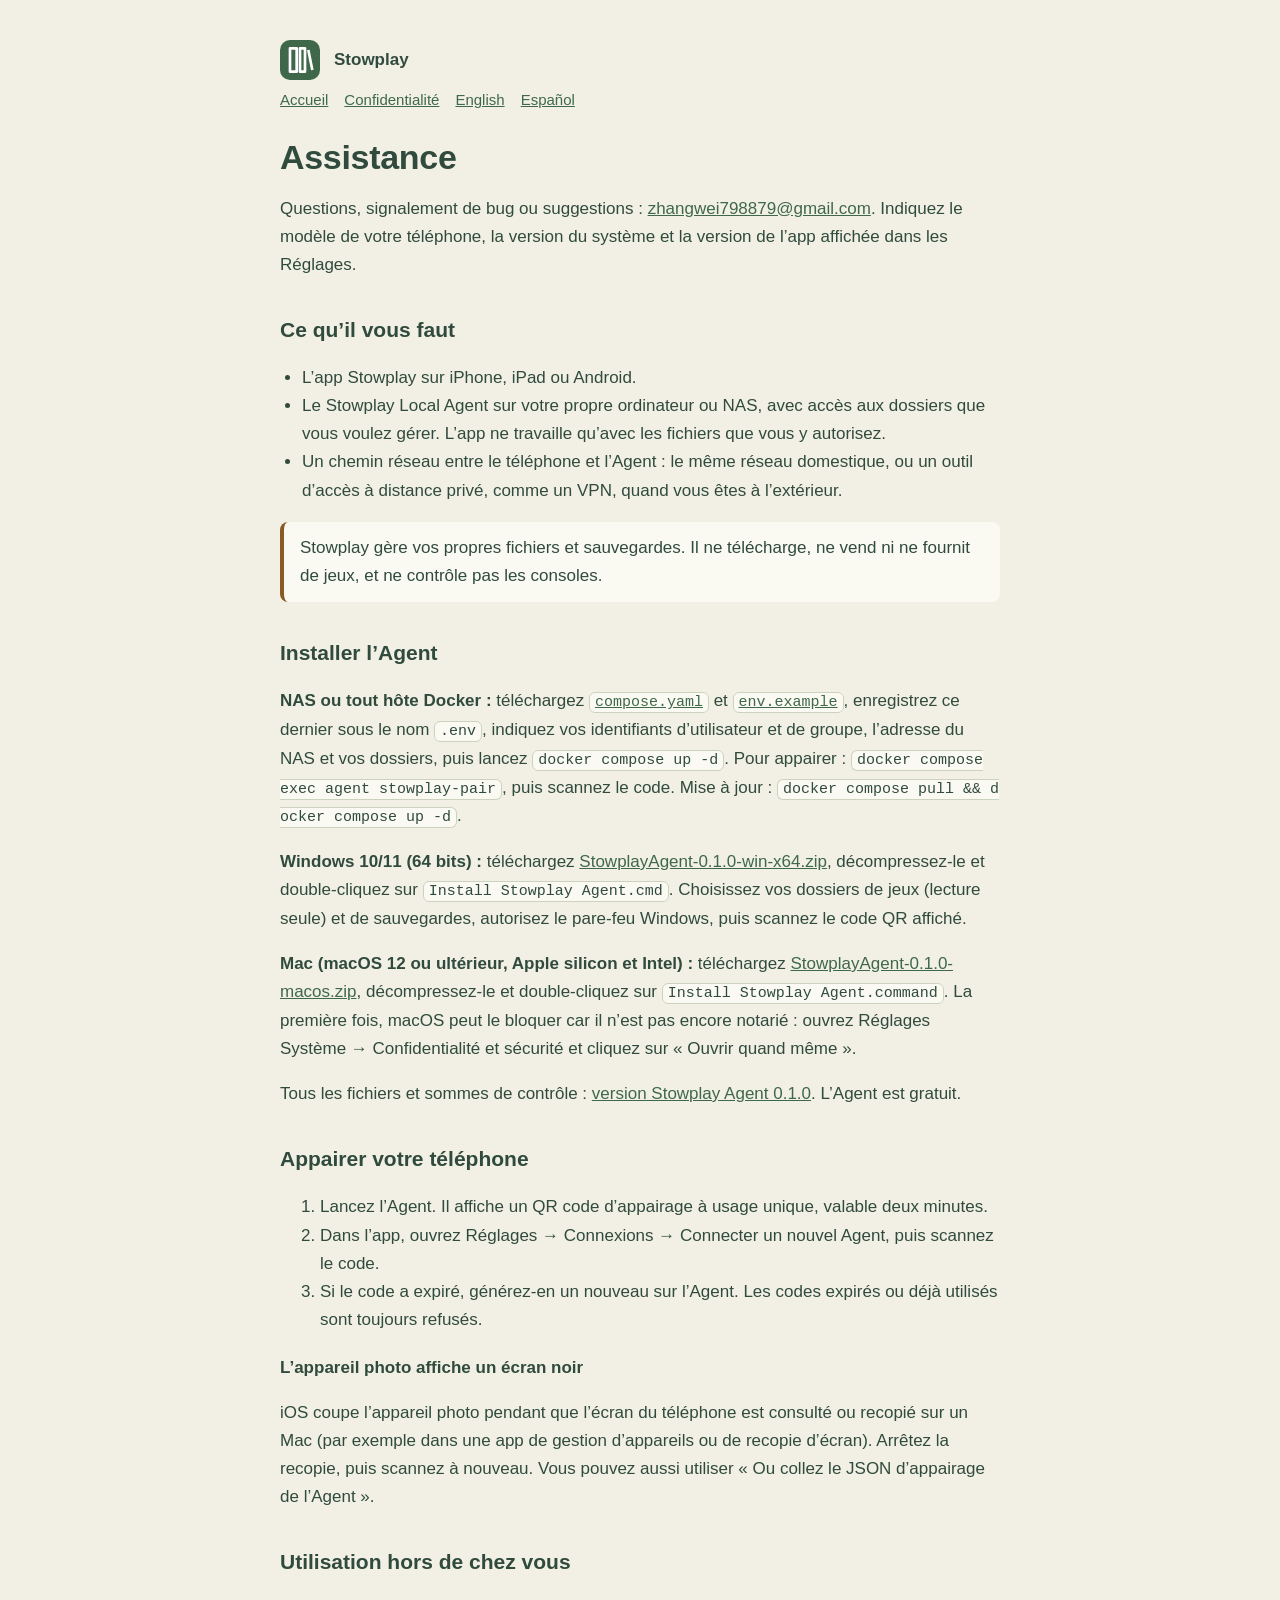
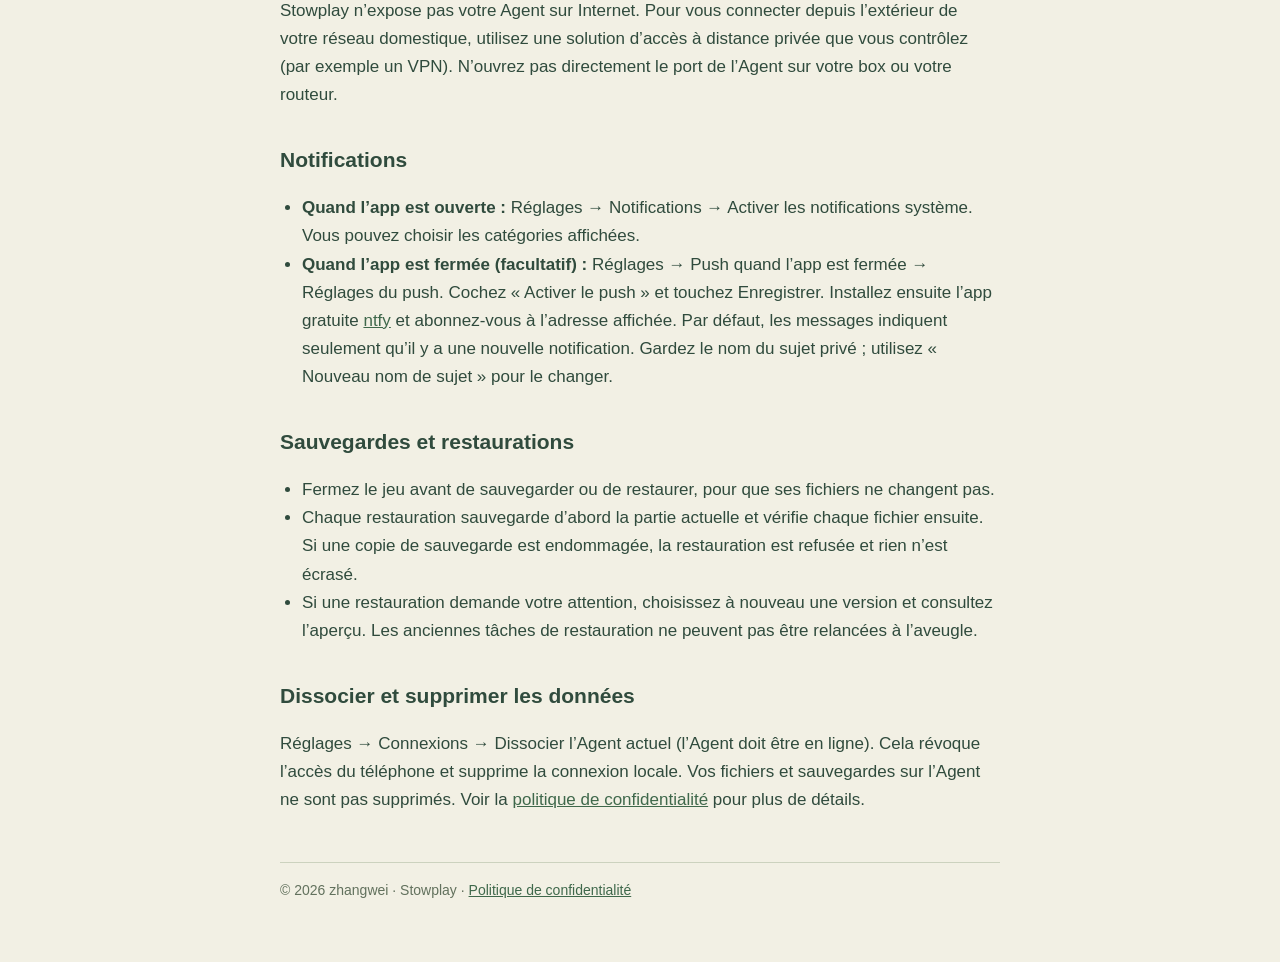
<file: support-fr.html>
<!doctype html>
<html lang="fr">
<head>
<meta charset="utf-8">
<meta name="viewport" content="width=device-width,initial-scale=1">
<title>Stowplay – Assistance</title>
<link rel="stylesheet" href="style.css">
</head>
<body><main>
<header>
<svg width="40" height="40" viewBox="0 0 24 24" aria-hidden="true"><rect width="24" height="24" rx="6" fill="#3F684B"/><path d="M6 5h4v14H6z M12 5h3v14h-3z M17 6l2.4 12" fill="none" stroke="#fff" stroke-width="1.6" stroke-linejoin="round"/></svg>
<div><strong>Stowplay</strong></div>
</header>
<nav class="top"><a href="index.html">Accueil</a><a href="privacy-fr.html">Confidentialité</a><a href="support.html">English</a><a href="support-es.html">Español</a></nav>
<h1>Assistance</h1>
<p>Questions, signalement de bug ou suggestions : <a href="mailto:zhangwei798879@gmail.com">zhangwei798879@gmail.com</a>. Indiquez le modèle de votre téléphone, la version du système et la version de l’app affichée dans les Réglages.</p>

<h2>Ce qu’il vous faut</h2>
<ul>
<li>L’app Stowplay sur iPhone, iPad ou Android.</li>
<li>Le Stowplay Local Agent sur votre propre ordinateur ou NAS, avec accès aux dossiers que vous voulez gérer. L’app ne travaille qu’avec les fichiers que vous y autorisez.</li>
<li>Un chemin réseau entre le téléphone et l’Agent : le même réseau domestique, ou un outil d’accès à distance privé, comme un VPN, quand vous êtes à l’extérieur.</li>
</ul>
<p class="note">Stowplay gère vos propres fichiers et sauvegardes. Il ne télécharge, ne vend ni ne fournit de jeux, et ne contrôle pas les consoles.</p>

<h2 id="install">Installer l’Agent</h2>
<p><strong>NAS ou tout hôte Docker :</strong> téléchargez <a href="https://github.com/zhangwei798879/stowplay/releases/download/agent-v0.1.0/compose.yaml"><code>compose.yaml</code></a> et <a href="https://github.com/zhangwei798879/stowplay/releases/download/agent-v0.1.0/env.example"><code>env.example</code></a>, enregistrez ce dernier sous le nom <code>.env</code>, indiquez vos identifiants d’utilisateur et de groupe, l’adresse du NAS et vos dossiers, puis lancez <code>docker compose up -d</code>. Pour appairer : <code>docker compose exec agent stowplay-pair</code>, puis scannez le code. Mise à jour : <code>docker compose pull &amp;&amp; docker compose up -d</code>.</p>
<p><strong>Windows 10/11 (64 bits) :</strong> téléchargez <a href="https://github.com/zhangwei798879/stowplay/releases/download/agent-v0.1.0/StowplayAgent-0.1.0-win-x64.zip">StowplayAgent-0.1.0-win-x64.zip</a>, décompressez-le et double-cliquez sur <code>Install Stowplay Agent.cmd</code>. Choisissez vos dossiers de jeux (lecture seule) et de sauvegardes, autorisez le pare-feu Windows, puis scannez le code QR affiché.</p>
<p><strong>Mac (macOS 12 ou ultérieur, Apple silicon et Intel) :</strong> téléchargez <a href="https://github.com/zhangwei798879/stowplay/releases/download/agent-v0.1.0/StowplayAgent-0.1.0-macos.zip">StowplayAgent-0.1.0-macos.zip</a>, décompressez-le et double-cliquez sur <code>Install Stowplay Agent.command</code>. La première fois, macOS peut le bloquer car il n’est pas encore notarié : ouvrez Réglages Système → Confidentialité et sécurité et cliquez sur « Ouvrir quand même ».</p>
<p>Tous les fichiers et sommes de contrôle : <a href="https://github.com/zhangwei798879/stowplay/releases/tag/agent-v0.1.0">version Stowplay Agent 0.1.0</a>. L’Agent est gratuit.</p>

<h2>Appairer votre téléphone</h2>
<ol>
<li>Lancez l’Agent. Il affiche un QR code d’appairage à usage unique, valable deux minutes.</li>
<li>Dans l’app, ouvrez Réglages → Connexions → Connecter un nouvel Agent, puis scannez le code.</li>
<li>Si le code a expiré, générez-en un nouveau sur l’Agent. Les codes expirés ou déjà utilisés sont toujours refusés.</li>
</ol>
<h3>L’appareil photo affiche un écran noir</h3>
<p>iOS coupe l’appareil photo pendant que l’écran du téléphone est consulté ou recopié sur un Mac (par exemple dans une app de gestion d’appareils ou de recopie d’écran). Arrêtez la recopie, puis scannez à nouveau. Vous pouvez aussi utiliser « Ou collez le JSON d’appairage de l’Agent ».</p>

<h2>Utilisation hors de chez vous</h2>
<p>Stowplay n’expose pas votre Agent sur Internet. Pour vous connecter depuis l’extérieur de votre réseau domestique, utilisez une solution d’accès à distance privée que vous contrôlez (par exemple un VPN). N’ouvrez pas directement le port de l’Agent sur votre box ou votre routeur.</p>

<h2>Notifications</h2>
<ul>
<li><strong>Quand l’app est ouverte :</strong> Réglages → Notifications → Activer les notifications système. Vous pouvez choisir les catégories affichées.</li>
<li><strong>Quand l’app est fermée (facultatif) :</strong> Réglages → Push quand l’app est fermée → Réglages du push. Cochez « Activer le push » et touchez Enregistrer. Installez ensuite l’app gratuite <a href="https://ntfy.sh">ntfy</a> et abonnez-vous à l’adresse affichée. Par défaut, les messages indiquent seulement qu’il y a une nouvelle notification. Gardez le nom du sujet privé ; utilisez « Nouveau nom de sujet » pour le changer.</li>
</ul>

<h2>Sauvegardes et restaurations</h2>
<ul>
<li>Fermez le jeu avant de sauvegarder ou de restaurer, pour que ses fichiers ne changent pas.</li>
<li>Chaque restauration sauvegarde d’abord la partie actuelle et vérifie chaque fichier ensuite. Si une copie de sauvegarde est endommagée, la restauration est refusée et rien n’est écrasé.</li>
<li>Si une restauration demande votre attention, choisissez à nouveau une version et consultez l’aperçu. Les anciennes tâches de restauration ne peuvent pas être relancées à l’aveugle.</li>
</ul>

<h2>Dissocier et supprimer les données</h2>
<p>Réglages → Connexions → Dissocier l’Agent actuel (l’Agent doit être en ligne). Cela révoque l’accès du téléphone et supprime la connexion locale. Vos fichiers et sauvegardes sur l’Agent ne sont pas supprimés. Voir la <a href="privacy-fr.html">politique de confidentialité</a> pour plus de détails.</p>

<footer>© 2026 zhangwei · Stowplay · <a href="privacy-fr.html">Politique de confidentialité</a></footer>
</main></body>
</html>
</file>
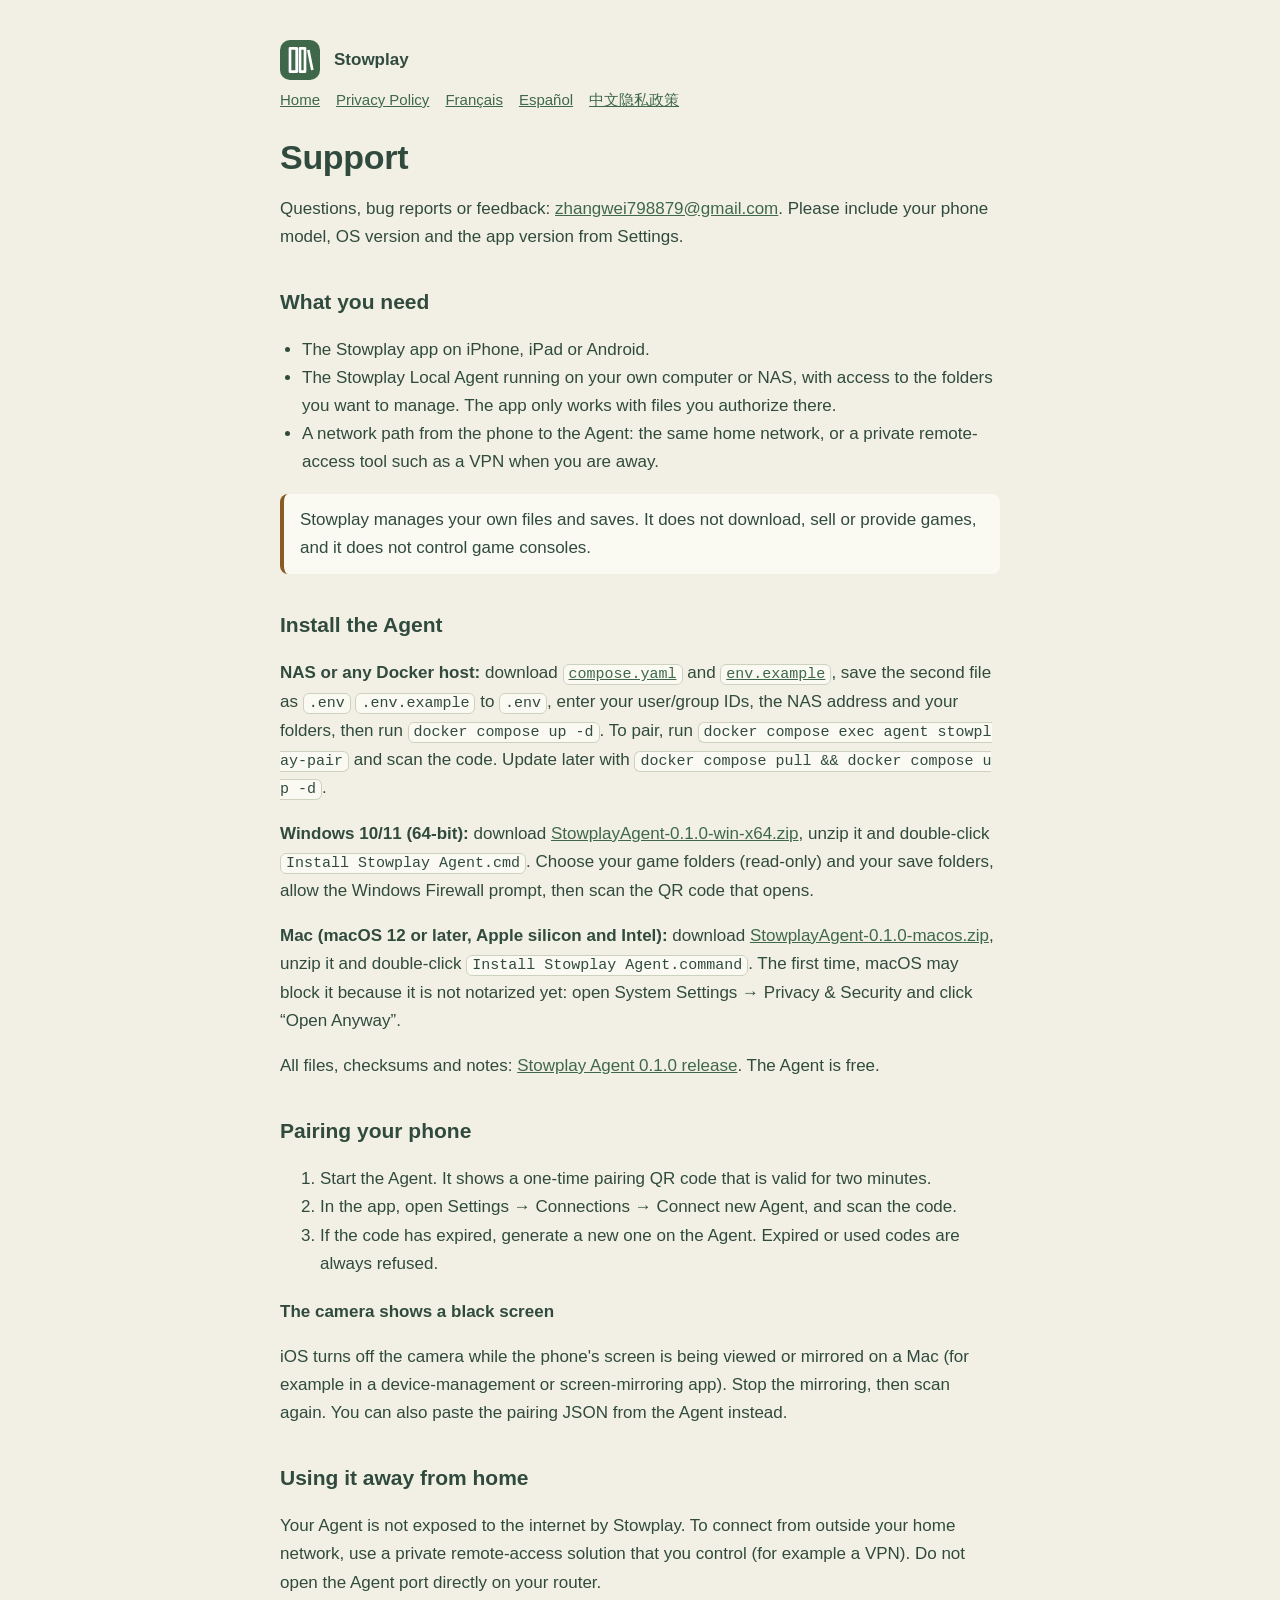
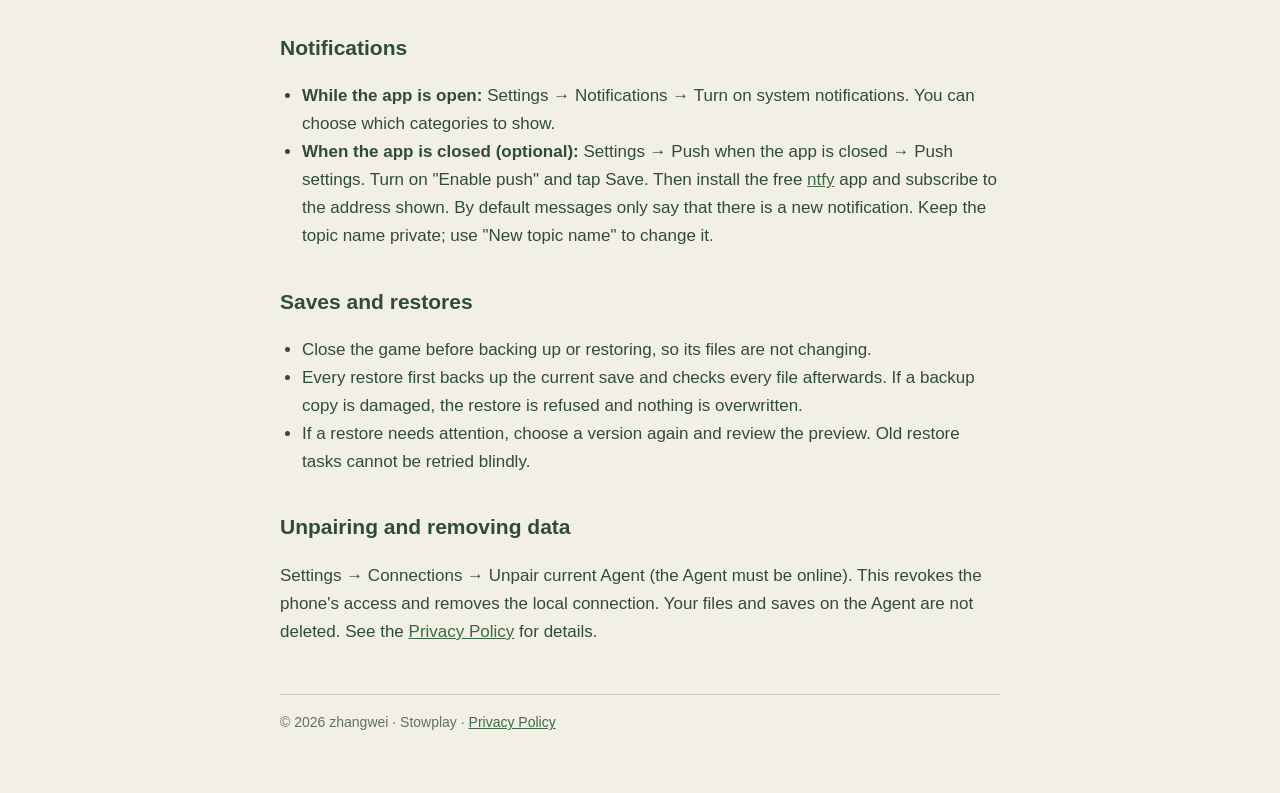
<file: support.html>
<!doctype html>
<html lang="en">
<head>
<meta charset="utf-8">
<meta name="viewport" content="width=device-width,initial-scale=1">
<title>Stowplay Support</title>
<link rel="stylesheet" href="style.css">
</head>
<body><main>
<header>
<svg width="40" height="40" viewBox="0 0 24 24" aria-hidden="true"><rect width="24" height="24" rx="6" fill="#3F684B"/><path d="M6 5h4v14H6z M12 5h3v14h-3z M17 6l2.4 12" fill="none" stroke="#fff" stroke-width="1.6" stroke-linejoin="round"/></svg>
<div><strong>Stowplay</strong></div>
</header>
<nav class="top"><a href="index.html">Home</a><a href="privacy.html">Privacy Policy</a><a href="support-fr.html">Français</a><a href="support-es.html">Español</a><a href="privacy-zh.html">中文隐私政策</a></nav>
<h1>Support</h1>
<p>Questions, bug reports or feedback: <a href="mailto:zhangwei798879@gmail.com">zhangwei798879@gmail.com</a>. Please include your phone model, OS version and the app version from Settings.</p>

<h2>What you need</h2>
<ul>
<li>The Stowplay app on iPhone, iPad or Android.</li>
<li>The Stowplay Local Agent running on your own computer or NAS, with access to the folders you want to manage. The app only works with files you authorize there.</li>
<li>A network path from the phone to the Agent: the same home network, or a private remote-access tool such as a VPN when you are away.</li>
</ul>
<p class="note">Stowplay manages your own files and saves. It does not download, sell or provide games, and it does not control game consoles.</p>

<h2 id="install">Install the Agent</h2>
<p><strong>NAS or any Docker host:</strong> download <a href="https://github.com/zhangwei798879/stowplay/releases/download/agent-v0.1.0/compose.yaml"><code>compose.yaml</code></a> and <a href="https://github.com/zhangwei798879/stowplay/releases/download/agent-v0.1.0/env.example"><code>env.example</code></a>, save the second file as <code>.env</code> <code>.env.example</code> to <code>.env</code>, enter your user/group IDs, the NAS address and your folders, then run <code>docker compose up -d</code>. To pair, run <code>docker compose exec agent stowplay-pair</code> and scan the code. Update later with <code>docker compose pull &amp;&amp; docker compose up -d</code>.</p>
<p><strong>Windows 10/11 (64-bit):</strong> download <a href="https://github.com/zhangwei798879/stowplay/releases/download/agent-v0.1.0/StowplayAgent-0.1.0-win-x64.zip">StowplayAgent-0.1.0-win-x64.zip</a>, unzip it and double-click <code>Install Stowplay Agent.cmd</code>. Choose your game folders (read-only) and your save folders, allow the Windows Firewall prompt, then scan the QR code that opens.</p>
<p><strong>Mac (macOS 12 or later, Apple silicon and Intel):</strong> download <a href="https://github.com/zhangwei798879/stowplay/releases/download/agent-v0.1.0/StowplayAgent-0.1.0-macos.zip">StowplayAgent-0.1.0-macos.zip</a>, unzip it and double-click <code>Install Stowplay Agent.command</code>. The first time, macOS may block it because it is not notarized yet: open System Settings → Privacy &amp; Security and click “Open Anyway”.</p>
<p>All files, checksums and notes: <a href="https://github.com/zhangwei798879/stowplay/releases/tag/agent-v0.1.0">Stowplay Agent 0.1.0 release</a>. The Agent is free.</p>

<h2>Pairing your phone</h2>
<ol>
<li>Start the Agent. It shows a one-time pairing QR code that is valid for two minutes.</li>
<li>In the app, open Settings → Connections → Connect new Agent, and scan the code.</li>
<li>If the code has expired, generate a new one on the Agent. Expired or used codes are always refused.</li>
</ol>
<h3>The camera shows a black screen</h3>
<p>iOS turns off the camera while the phone's screen is being viewed or mirrored on a Mac (for example in a device-management or screen-mirroring app). Stop the mirroring, then scan again. You can also paste the pairing JSON from the Agent instead.</p>

<h2>Using it away from home</h2>
<p>Your Agent is not exposed to the internet by Stowplay. To connect from outside your home network, use a private remote-access solution that you control (for example a VPN). Do not open the Agent port directly on your router.</p>

<h2>Notifications</h2>
<ul>
<li><strong>While the app is open:</strong> Settings → Notifications → Turn on system notifications. You can choose which categories to show.</li>
<li><strong>When the app is closed (optional):</strong> Settings → Push when the app is closed → Push settings. Turn on "Enable push" and tap Save. Then install the free <a href="https://ntfy.sh">ntfy</a> app and subscribe to the address shown. By default messages only say that there is a new notification. Keep the topic name private; use "New topic name" to change it.</li>
</ul>

<h2>Saves and restores</h2>
<ul>
<li>Close the game before backing up or restoring, so its files are not changing.</li>
<li>Every restore first backs up the current save and checks every file afterwards. If a backup copy is damaged, the restore is refused and nothing is overwritten.</li>
<li>If a restore needs attention, choose a version again and review the preview. Old restore tasks cannot be retried blindly.</li>
</ul>

<h2>Unpairing and removing data</h2>
<p>Settings → Connections → Unpair current Agent (the Agent must be online). This revokes the phone's access and removes the local connection. Your files and saves on the Agent are not deleted. See the <a href="privacy.html">Privacy Policy</a> for details.</p>

<footer>© 2026 zhangwei · Stowplay · <a href="privacy.html">Privacy Policy</a></footer>
</main></body>
</html>
</file>
<file: style.css>
:root{--bg:#F2F0E4;--panel:#FAF9F2;--line:#CCD2BE;--text:#304B3D;--muted:#62715D;--accent:#3F684B;--warn:#8A5A25}
@media (prefers-color-scheme:dark){:root{--bg:#141A16;--panel:#1C241F;--line:#2F3C33;--text:#E4EBE2;--muted:#A3B09F;--accent:#8FC08A;--warn:#E1B36B}}
*{box-sizing:border-box}html{-webkit-text-size-adjust:100%}
body{margin:0;background:var(--bg);color:var(--text);font:17px/1.65 -apple-system,BlinkMacSystemFont,"Segoe UI",Roboto,"PingFang SC","Noto Sans SC",sans-serif}
main{max-width:760px;margin:0 auto;padding:40px 20px 64px}
header{display:flex;align-items:center;gap:14px;margin-bottom:8px}
header svg{flex:none}
h1{font-size:34px;line-height:1.2;margin:8px 0 6px;letter-spacing:-.3px}
h2{font-size:21px;margin:34px 0 8px}
h3{font-size:17px;margin:20px 0 4px}
p,li{color:var(--text)}.muted{color:var(--muted);font-size:15px}
a{color:var(--accent)}nav.top{display:flex;gap:16px;flex-wrap:wrap;font-size:15px;margin:6px 0 24px}
.card{background:var(--panel);border:1px solid var(--line);border-radius:16px;padding:18px 20px;margin:16px 0}
.note{border-left:4px solid var(--warn);background:var(--panel);padding:12px 16px;border-radius:8px}
ul{padding-left:22px}code{font-size:15px;background:var(--panel);border:1px solid var(--line);border-radius:6px;padding:1px 5px;word-break:break-all}
footer{margin-top:48px;padding-top:16px;border-top:1px solid var(--line);color:var(--muted);font-size:14px}
</file>
